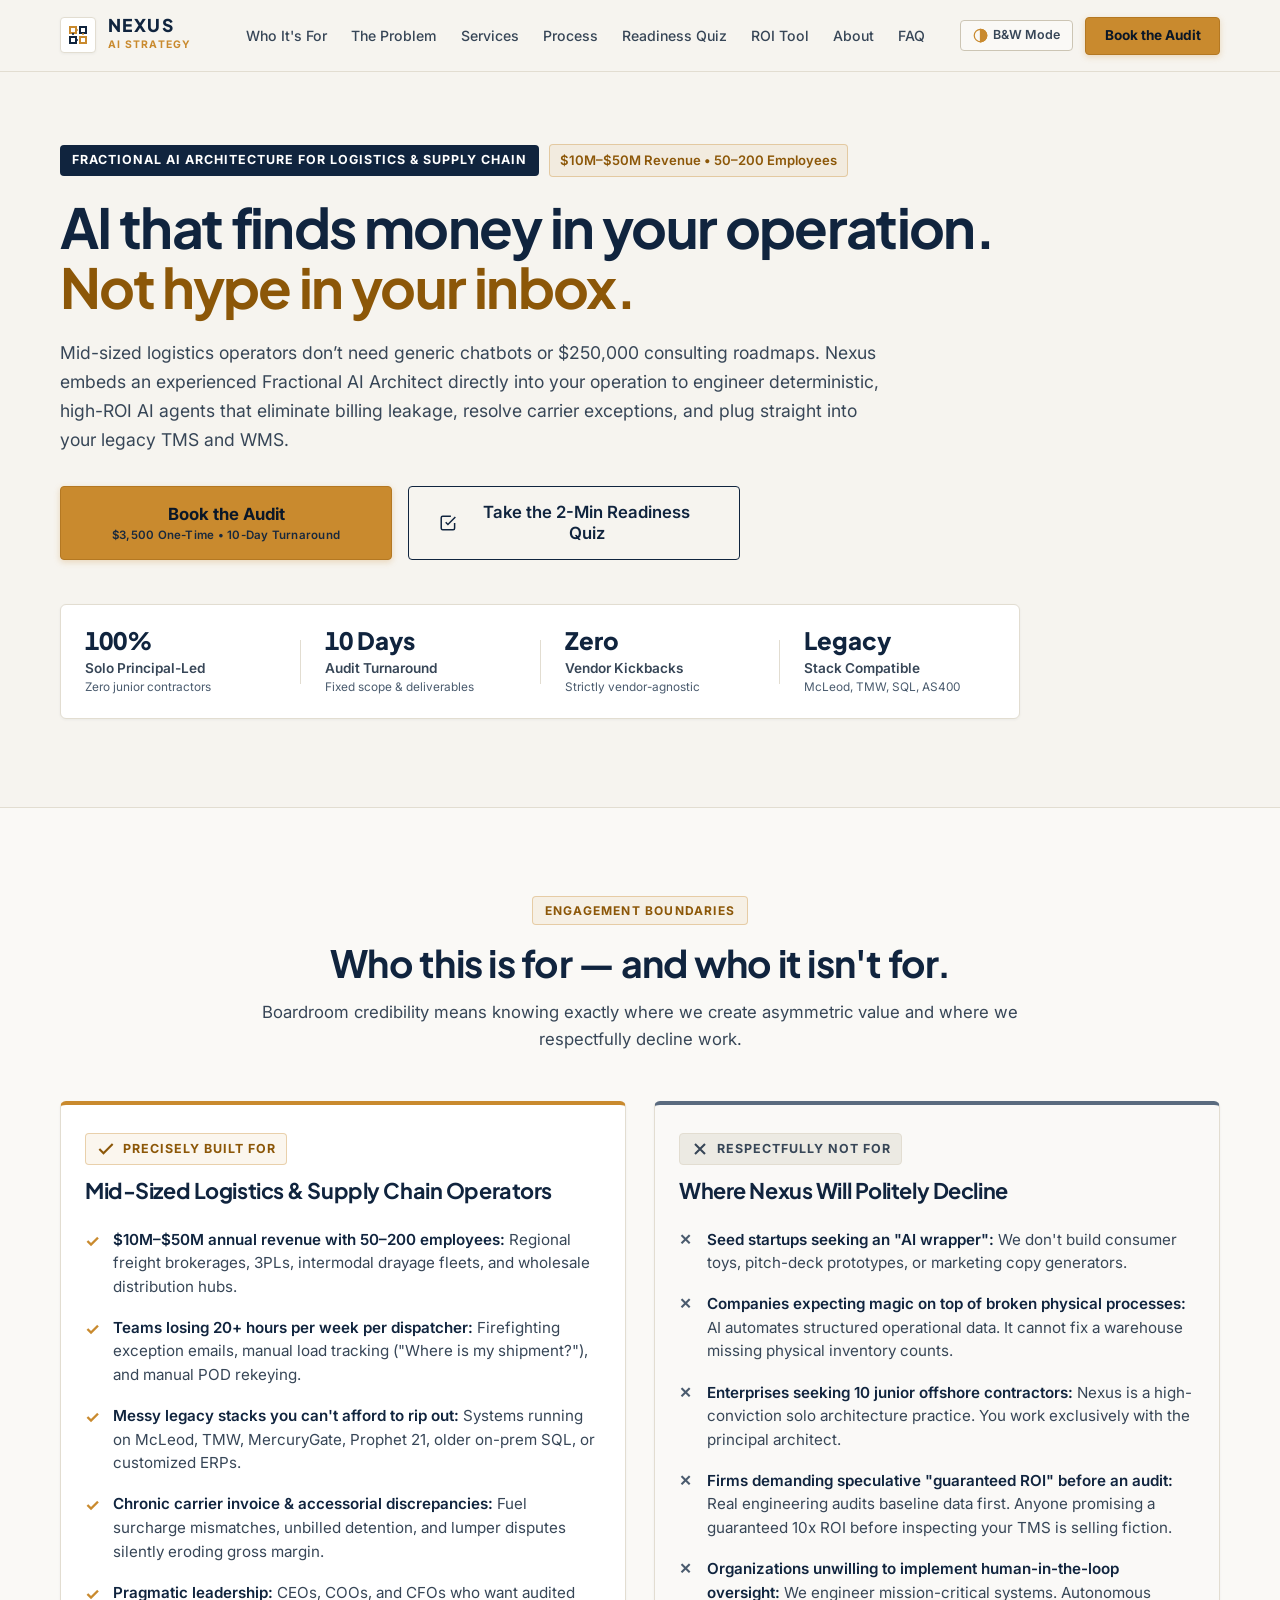
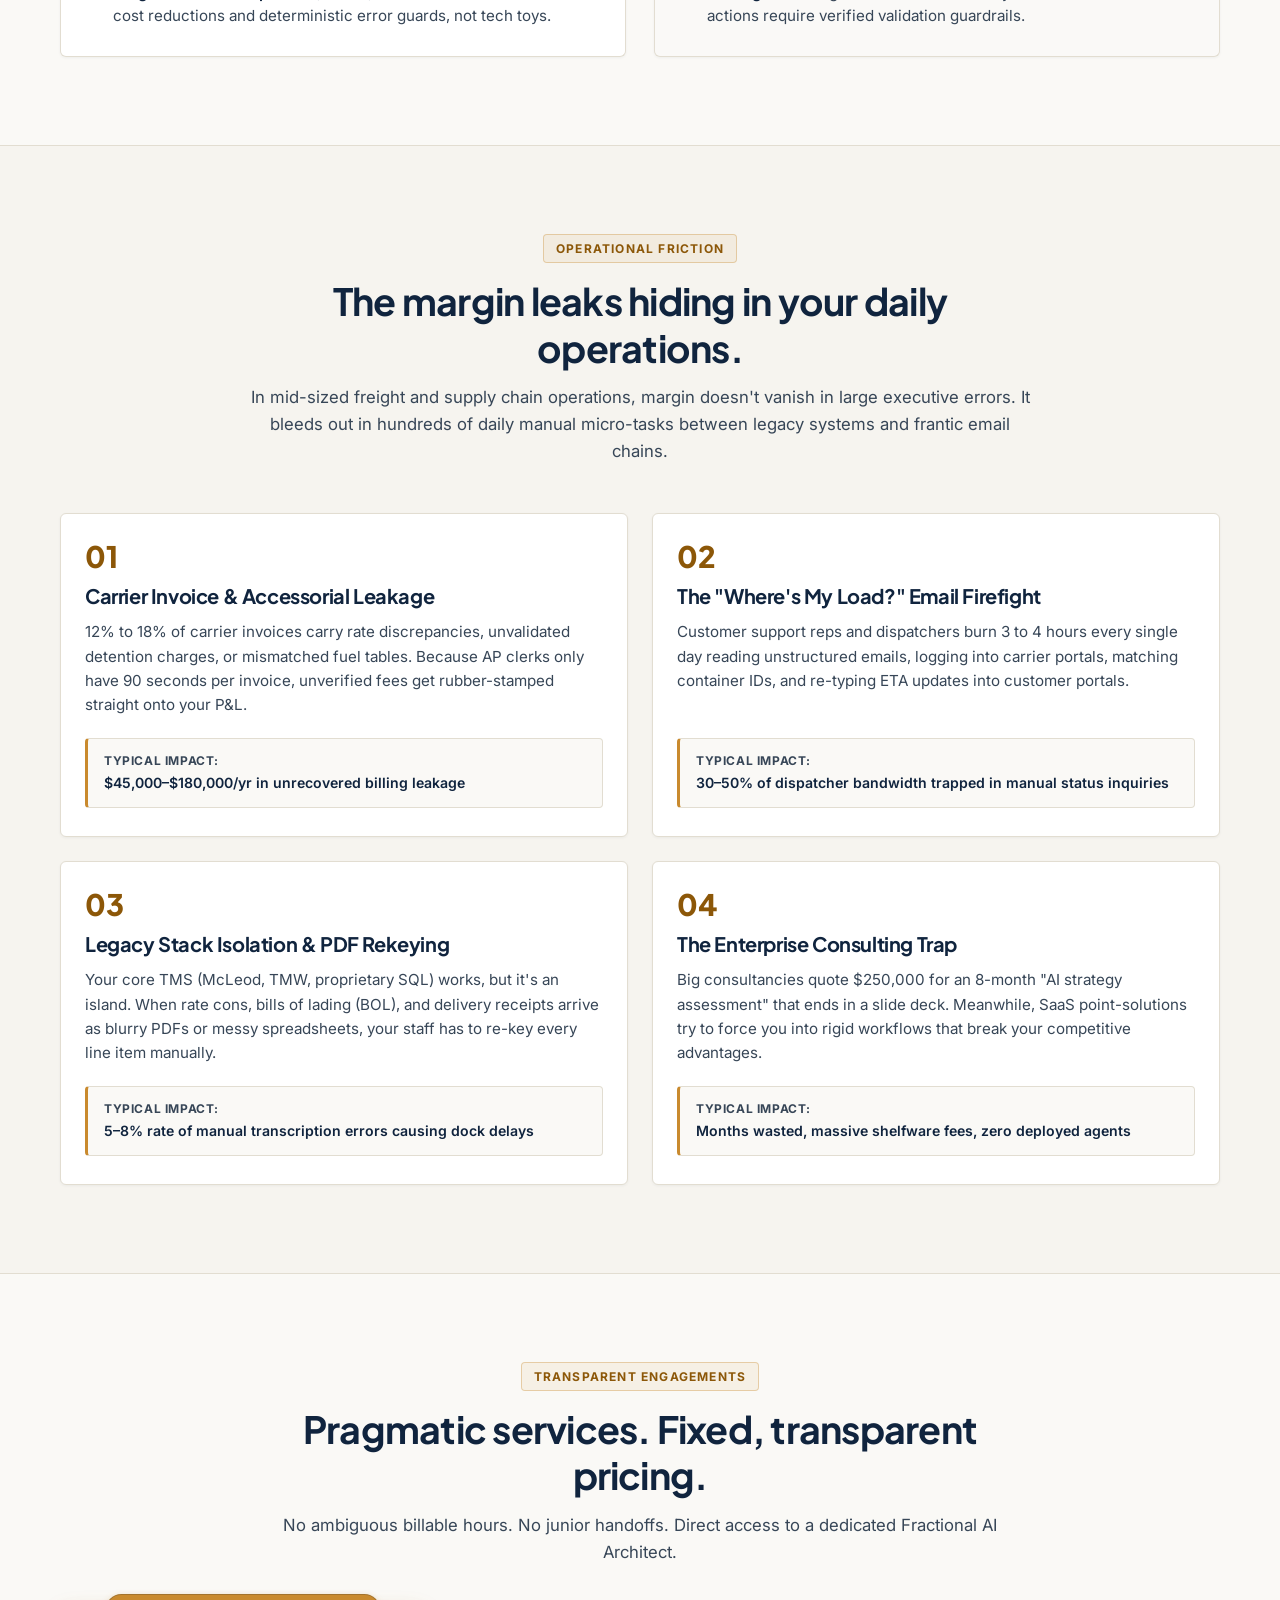
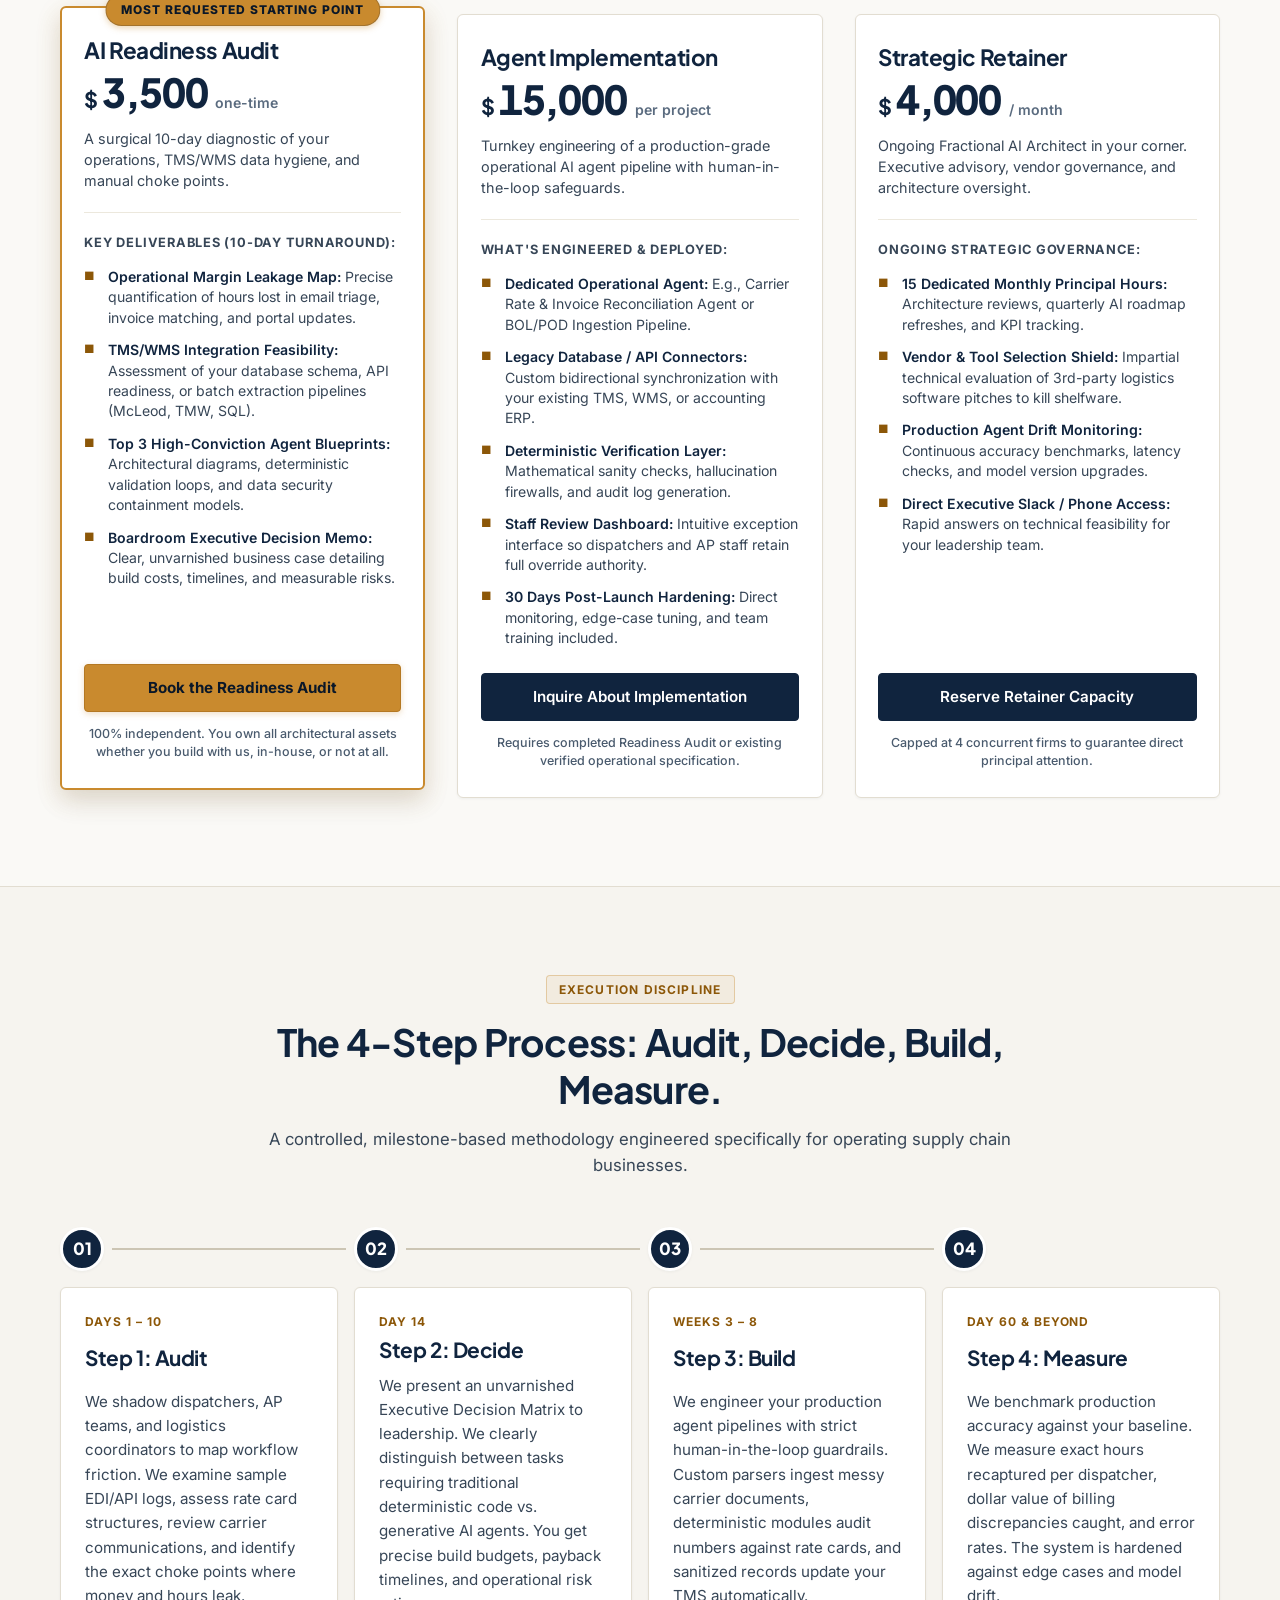
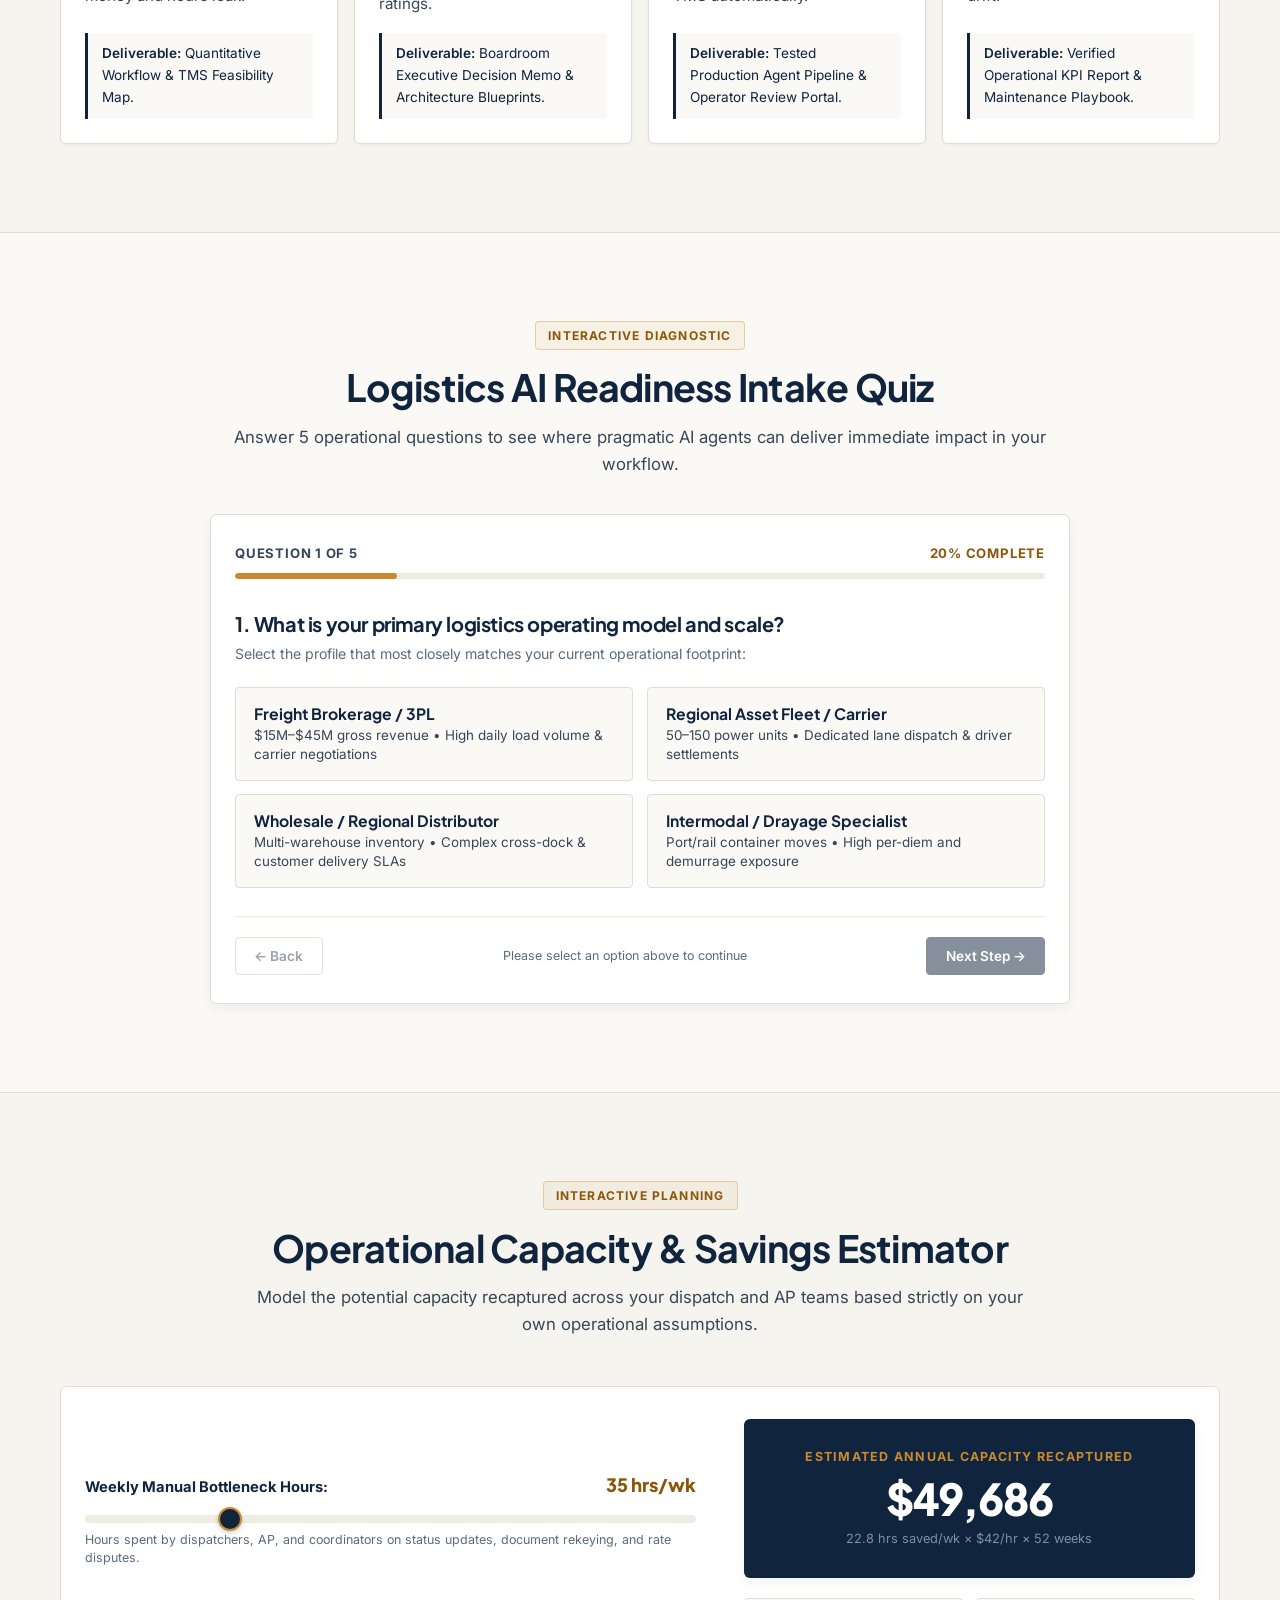
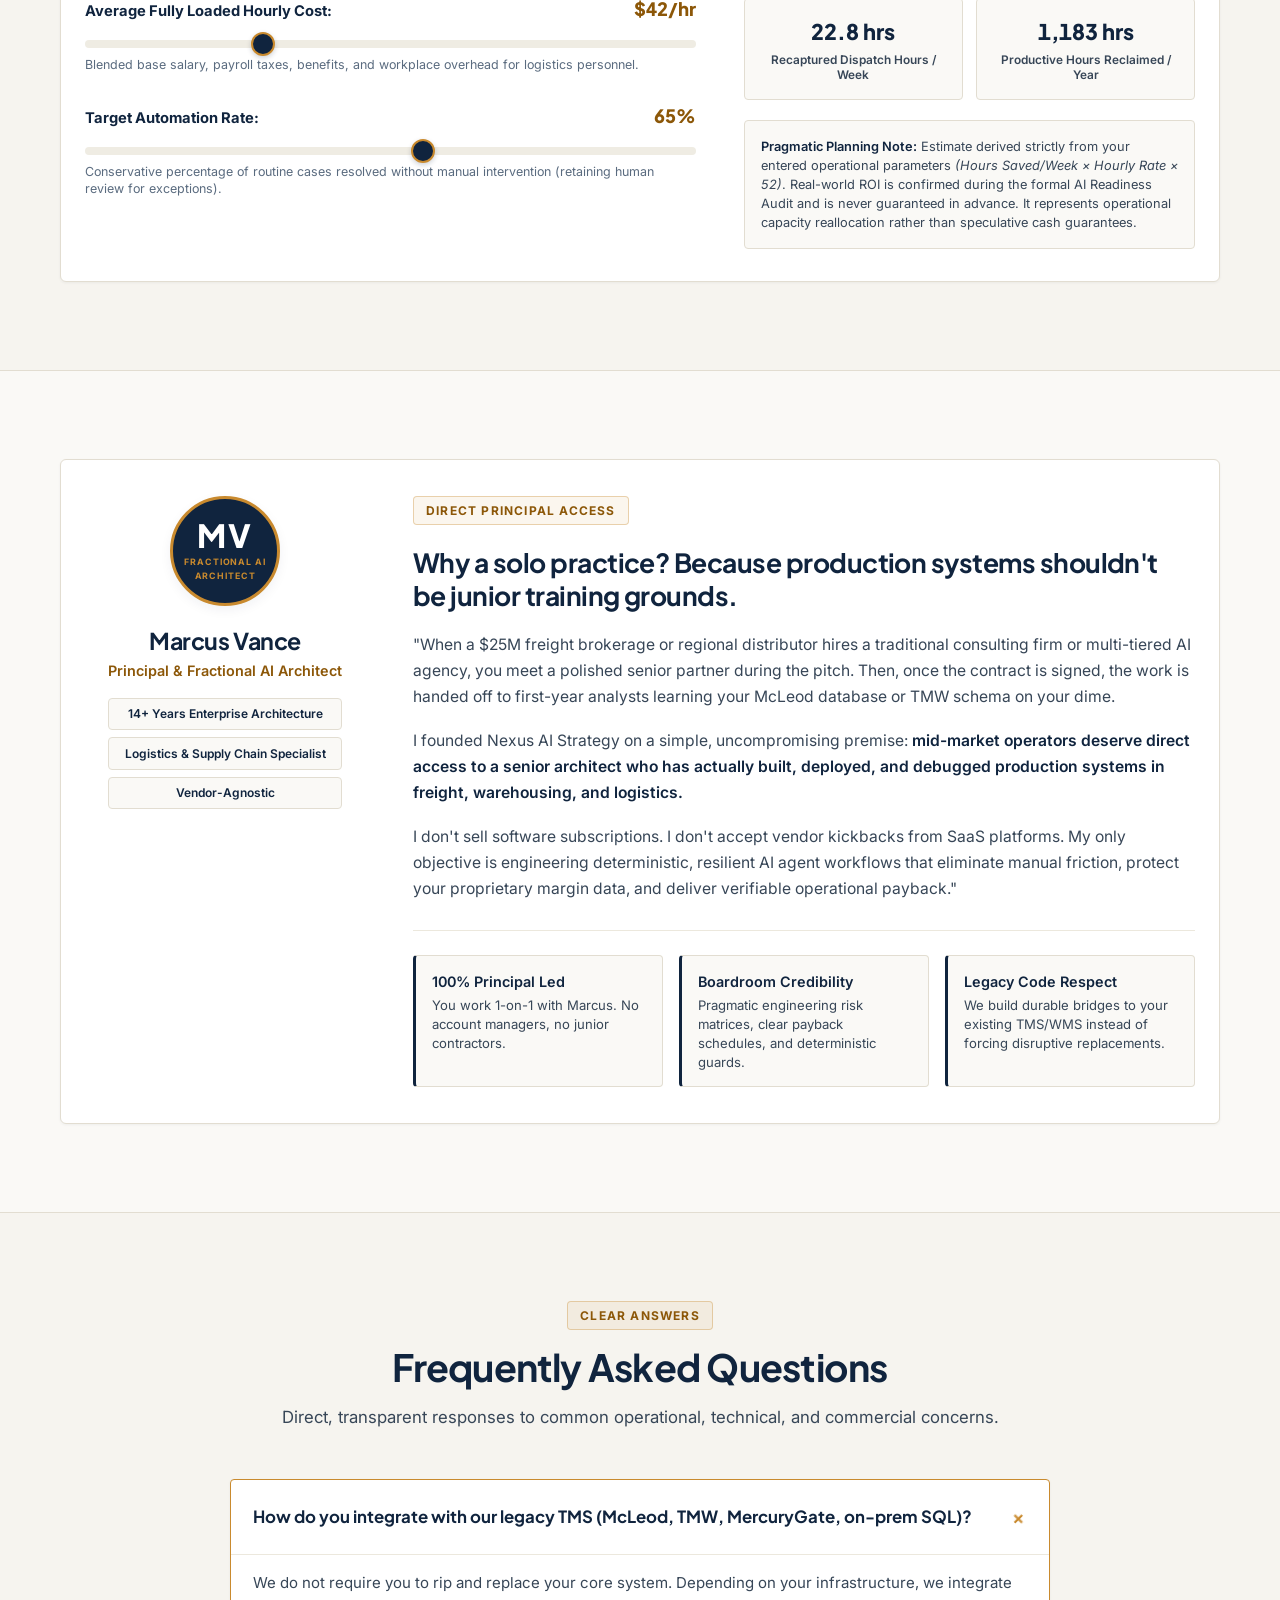
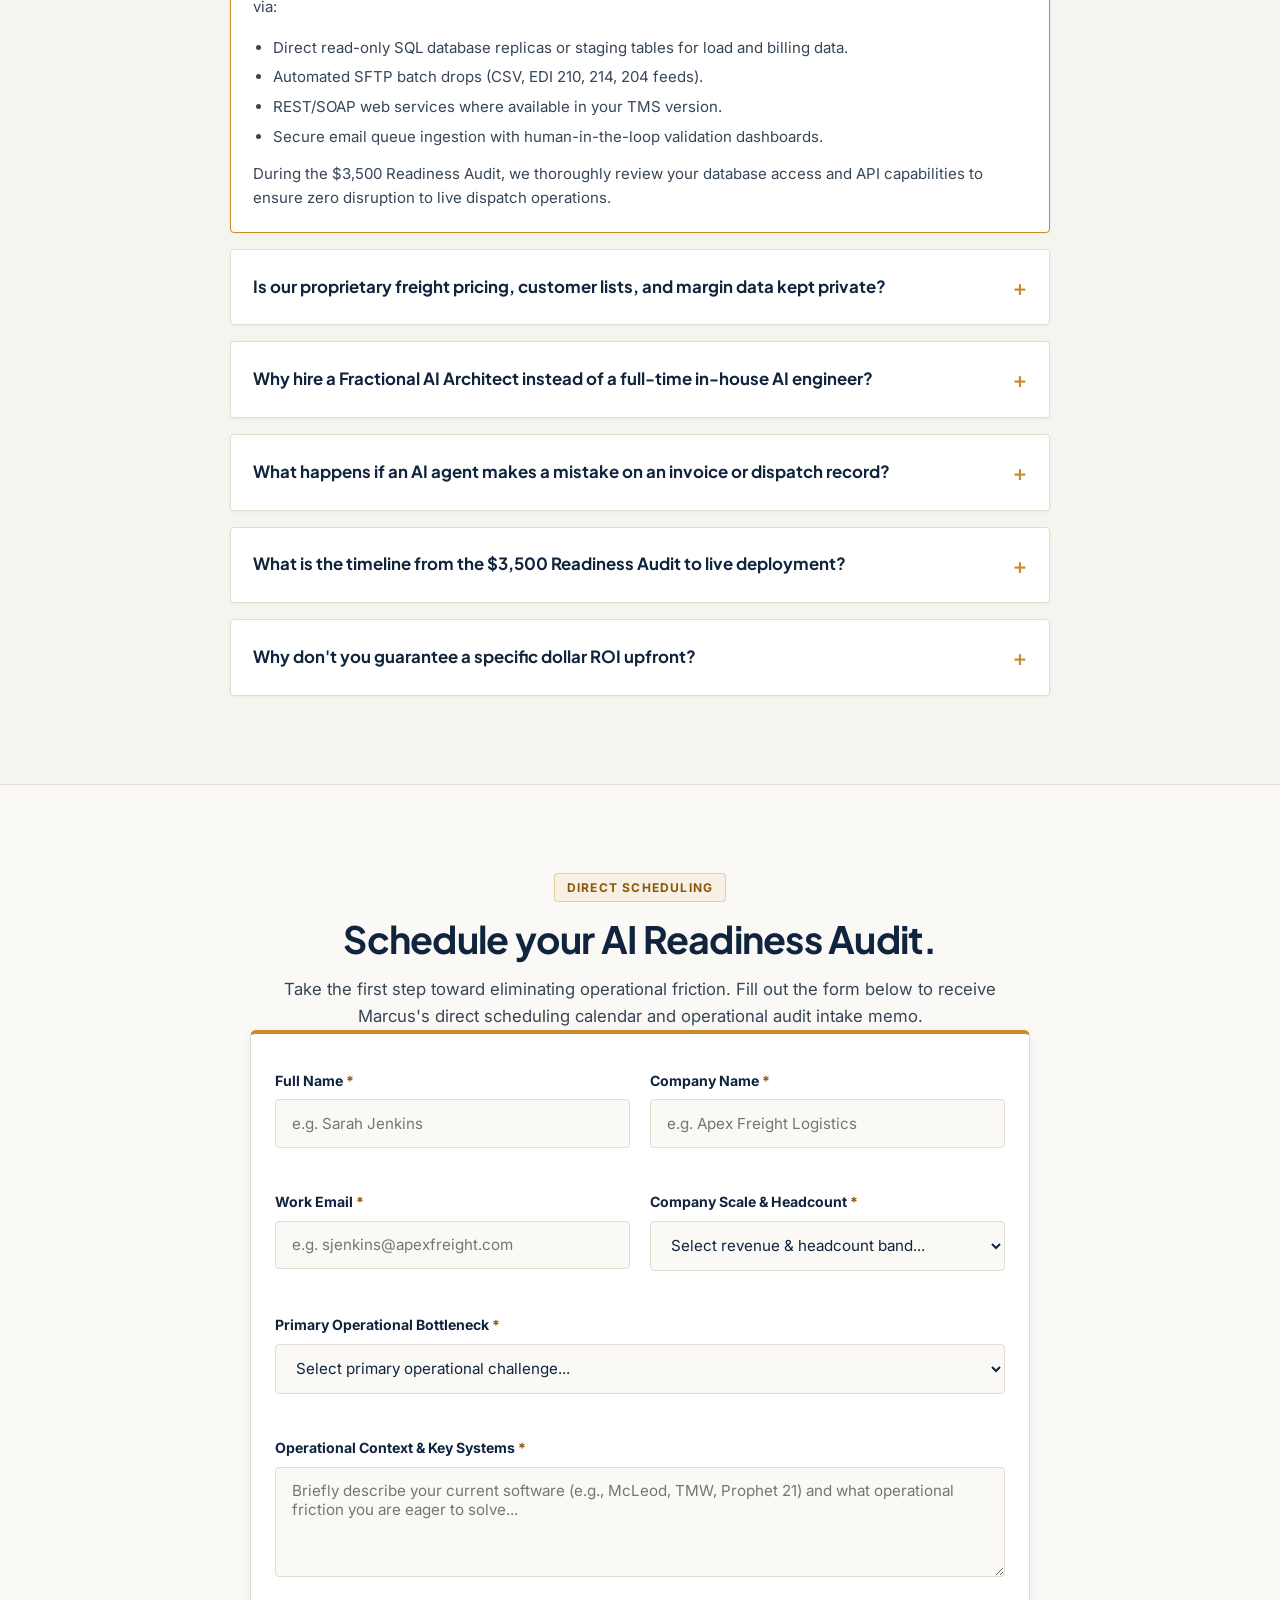
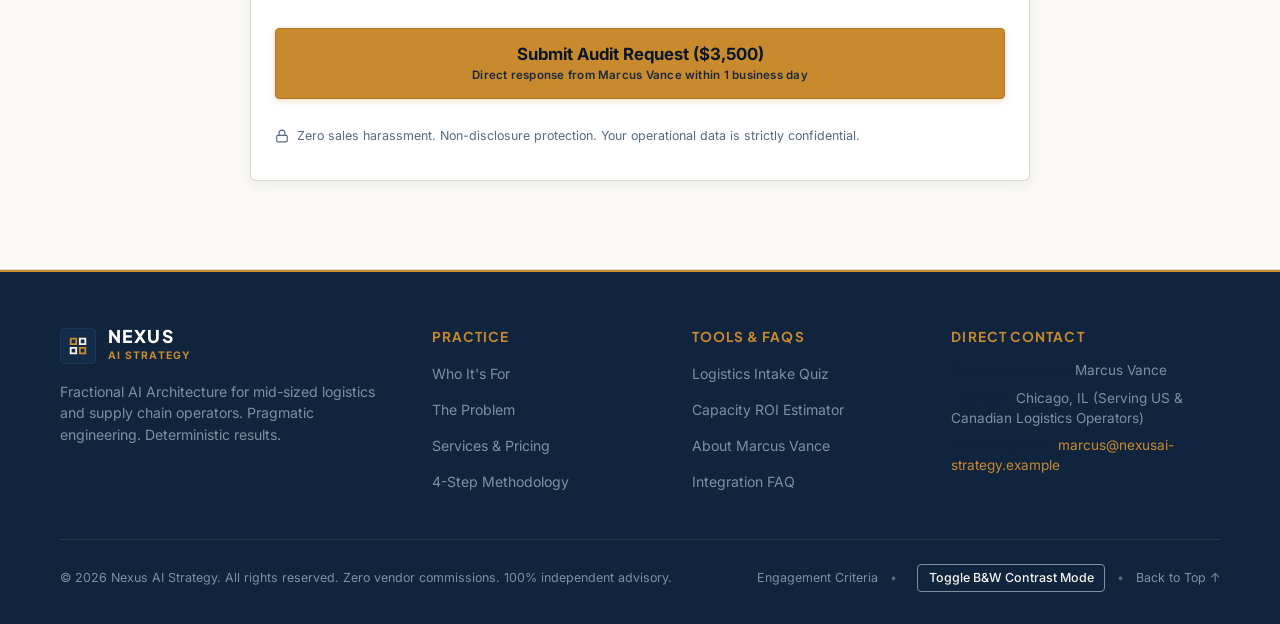
<file: index.html>
<!DOCTYPE html>
<html lang="en">
<head>
  <meta charset="UTF-8">
  <meta name="viewport" content="width=device-width, initial-scale=1.0">
  <title>Nexus AI Strategy | Fractional AI Architect for Mid-Sized Logistics & Supply Chain</title>
  <meta name="description" content="Solo Fractional AI Architect consultancy for $10M-$50M logistics, freight brokerage, and supply chain operators. Pragmatic agentic systems that find money in your operation.">
  <link rel="preconnect" href="https://fonts.googleapis.com">
  <link rel="preconnect" href="https://fonts.gstatic.com" crossorigin>
  <link href="https://fonts.googleapis.com/css2?family=Inter:wght@400;500;600;700&family=Plus+Jakarta+Sans:wght@600;700;800&display=swap" rel="stylesheet">
  <link rel="stylesheet" href="styles.css">
</head>
<body>
  <!-- ACCESSIBILITY: SKIP TO CONTENT -->
  <a href="#hero" class="skip-link">Skip to main content</a>

  <!-- HEADER & NAVIGATION -->
  <header class="site-header" id="top">
    <div class="nav-container">
      <a href="#top" class="brand-logo" aria-label="Nexus AI Strategy Home">
        <span class="logo-mark">
          <svg width="24" height="24" viewBox="0 0 24 24" fill="none" xmlns="http://www.w3.org/2000/svg" aria-hidden="true">
            <path d="M4 4H10V10H4V4Z" stroke="#C98A2E" stroke-width="2"/>
            <path d="M14 14H20V20H14V14Z" stroke="#C98A2E" stroke-width="2"/>
            <path d="M4 20H10V14H4V20Z" stroke="#10243E" stroke-width="2"/>
            <path d="M14 10H20V4H14V10Z" stroke="#10243E" stroke-width="2"/>
            <path d="M10 7L14 7" stroke="#C98A2E" stroke-width="1.5" stroke-dasharray="2 2"/>
            <path d="M10 17L14 17" stroke="#10243E" stroke-width="1.5" stroke-dasharray="2 2"/>
            <path d="M7 10V14" stroke="#10243E" stroke-width="1.5" stroke-dasharray="2 2"/>
            <path d="M17 10V14" stroke="#C98A2E" stroke-width="1.5" stroke-dasharray="2 2"/>
          </svg>
        </span>
        <span class="brand-text">
          <span class="brand-name">NEXUS</span>
          <span class="brand-descriptor">AI STRATEGY</span>
        </span>
      </a>

      <!-- Desktop Nav -->
      <nav class="desktop-nav" aria-label="Main Navigation">
        <ul class="nav-links">
          <li><a href="#fit">Who It's For</a></li>
          <li><a href="#problem">The Problem</a></li>
          <li><a href="#services">Services</a></li>
          <li><a href="#process">Process</a></li>
          <li><a href="#quiz">Readiness Quiz</a></li>
          <li><a href="#estimator">ROI Tool</a></li>
          <li><a href="#about">About</a></li>
          <li><a href="#faq">FAQ</a></li>
        </ul>
      </nav>

      <div class="nav-actions">
        <!-- Accessibility Grayscale Mode Toggle -->
        <button type="button" class="a11y-toggle" id="grayscale-toggle-btn" aria-pressed="false" title="Toggle 100% Grayscale View (Accessibility Contrast Check)">
          <svg width="15" height="15" viewBox="0 0 24 24" fill="none" stroke="currentColor" stroke-width="2" aria-hidden="true">
            <circle cx="12" cy="12" r="10"/>
            <path d="M12 2a10 10 0 0 1 0 20z" fill="currentColor"/>
          </svg>
          <span class="a11y-toggle-text">B&amp;W Mode</span>
        </button>
        <a href="#contact" class="btn btn-copper btn-sm nav-cta" id="nav-book-btn">Book the Audit</a>
        <!-- Mobile Menu Toggle Button -->
        <button type="button" class="mobile-toggle" id="mobile-toggle-btn" aria-expanded="false" aria-controls="mobile-nav" aria-label="Toggle navigation menu">
          <span class="hamburger-line"></span>
          <span class="hamburger-line"></span>
          <span class="hamburger-line"></span>
        </button>
      </div>
    </div>

    <!-- Mobile Drawer Navigation -->
    <nav class="mobile-nav" id="mobile-nav" aria-label="Mobile Navigation" hidden>
      <div class="mobile-nav-inner">
        <ul class="mobile-nav-links">
          <li><a href="#fit" class="mobile-nav-link">Who It's For</a></li>
          <li><a href="#problem" class="mobile-nav-link">The Problem</a></li>
          <li><a href="#services" class="mobile-nav-link">Services & Pricing</a></li>
          <li><a href="#process" class="mobile-nav-link">4-Step Process</a></li>
          <li><a href="#quiz" class="mobile-nav-link">5-Question Quiz</a></li>
          <li><a href="#estimator" class="mobile-nav-link">ROI Estimator</a></li>
          <li><a href="#about" class="mobile-nav-link">About Marcus</a></li>
          <li><a href="#faq" class="mobile-nav-link">FAQ</a></li>
        </ul>
        <div class="mobile-nav-cta-wrapper">
          <a href="#contact" class="btn btn-copper btn-block mobile-nav-link" id="mobile-book-audit-link">Book the Audit ($3,500)</a>
        </div>
        <div class="mobile-a11y-wrapper">
          <button type="button" class="btn btn-outline mobile-a11y-btn" id="mobile-grayscale-toggle-btn" aria-pressed="false">
            <svg width="15" height="15" viewBox="0 0 24 24" fill="none" stroke="currentColor" stroke-width="2" aria-hidden="true">
              <circle cx="12" cy="12" r="10"/>
              <path d="M12 2a10 10 0 0 1 0 20z" fill="currentColor"/>
            </svg>
            <span>B&amp;W Accessibility Mode</span>
          </button>
        </div>
      </div>
    </nav>
  </header>

  <main>
    <!-- SECTION 1: HERO -->
    <section class="hero-section" id="hero">
      <div class="container hero-container">
        <div class="hero-content">
          <div class="hero-eyebrow">
            <span class="eyebrow-pill">Fractional AI Architecture for Logistics & Supply Chain</span>
            <span class="eyebrow-focus">$10M–$50M Revenue • 50–200 Employees</span>
          </div>

          <h1 class="hero-headline">
            AI that finds money in your operation.<br>
            <span class="hero-headline-sub">Not hype in your inbox.</span>
          </h1>

          <p class="hero-lead">
            Mid-sized logistics operators don’t need generic chatbots or $250,000 consulting roadmaps. 
            Nexus embeds an experienced Fractional AI Architect directly into your operation to engineer 
            deterministic, high-ROI AI agents that eliminate billing leakage, resolve carrier exceptions, 
            and plug straight into your legacy TMS and WMS.
          </p>

          <div class="hero-cta-group">
            <a href="#contact" class="btn btn-copper btn-lg" id="hero-book-audit-btn">
              <span>Book the Audit</span>
              <span class="btn-subtext">$3,500 One-Time • 10-Day Turnaround</span>
            </a>
            <a href="#quiz" class="btn btn-navy-outline btn-lg" id="hero-take-quiz-btn">
              <svg width="18" height="18" viewBox="0 0 24 24" fill="none" stroke="currentColor" stroke-width="2" aria-hidden="true">
                <path d="M9 11l3 3L22 4"/>
                <path d="M21 12v7a2 2 0 01-2 2H5a2 2 0 01-2-2V5a2 2 0 012-2h11"/>
              </svg>
              <span>Take the 2-Min Readiness Quiz</span>
            </a>
          </div>

          <!-- Boardroom Credibility Strip -->
          <div class="hero-proof-bar" aria-label="Operational benchmarks">
            <div class="proof-item">
              <div class="proof-number">100%</div>
              <div class="proof-label">Solo Principal-Led<br><span class="proof-sub">Zero junior contractors</span></div>
            </div>
            <div class="proof-divider" aria-hidden="true"></div>
            <div class="proof-item">
              <div class="proof-number">10 Days</div>
              <div class="proof-label">Audit Turnaround<br><span class="proof-sub">Fixed scope & deliverables</span></div>
            </div>
            <div class="proof-divider" aria-hidden="true"></div>
            <div class="proof-item">
              <div class="proof-number">Zero</div>
              <div class="proof-label">Vendor Kickbacks<br><span class="proof-sub">Strictly vendor-agnostic</span></div>
            </div>
            <div class="proof-divider" aria-hidden="true"></div>
            <div class="proof-item">
              <div class="proof-number">Legacy</div>
              <div class="proof-label">Stack Compatible<br><span class="proof-sub">McLeod, TMW, SQL, AS400</span></div>
            </div>
          </div>
        </div>
      </div>
    </section>

    <!-- SECTION 2: WHO THIS IS FOR / ISN'T FOR -->
    <section class="section fit-section" id="fit">
      <div class="container">
        <div class="section-header text-center">
          <span class="section-tag">Engagement Boundaries</span>
          <h2 class="section-title">Who this is for — and who it isn't for.</h2>
          <p class="section-subtitle">
            Boardroom credibility means knowing exactly where we create asymmetric value and where we respectfully decline work.
          </p>
        </div>

        <div class="fit-grid">
          <!-- FOR CARD -->
          <div class="fit-card fit-card-for">
            <div class="fit-card-header">
              <div class="fit-badge for-badge">
                <svg width="20" height="20" viewBox="0 0 24 24" fill="none" stroke="currentColor" stroke-width="2.5" aria-hidden="true">
                  <path d="M20 6L9 17L4 12"/>
                </svg>
                <span>Precisely Built For</span>
              </div>
              <h3 class="fit-card-title">Mid-Sized Logistics & Supply Chain Operators</h3>
            </div>
            <ul class="fit-list for-list">
              <li>
                <strong>$10M–$50M annual revenue with 50–200 employees:</strong> Regional freight brokerages, 3PLs, intermodal drayage fleets, and wholesale distribution hubs.
              </li>
              <li>
                <strong>Teams losing 20+ hours per week per dispatcher:</strong> Firefighting exception emails, manual load tracking ("Where is my shipment?"), and manual POD rekeying.
              </li>
              <li>
                <strong>Messy legacy stacks you can't afford to rip out:</strong> Systems running on McLeod, TMW, MercuryGate, Prophet 21, older on-prem SQL, or customized ERPs.
              </li>
              <li>
                <strong>Chronic carrier invoice & accessorial discrepancies:</strong> Fuel surcharge mismatches, unbilled detention, and lumper disputes silently eroding gross margin.
              </li>
              <li>
                <strong>Pragmatic leadership:</strong> CEOs, COOs, and CFOs who want audited cost reductions and deterministic error guards, not tech toys.
              </li>
            </ul>
          </div>

          <!-- NOT FOR CARD -->
          <div class="fit-card fit-card-not">
            <div class="fit-card-header">
              <div class="fit-badge not-badge">
                <svg width="20" height="20" viewBox="0 0 24 24" fill="none" stroke="currentColor" stroke-width="2.5" aria-hidden="true">
                  <path d="M18 6L6 18M6 6l12 12"/>
                </svg>
                <span>Respectfully Not For</span>
              </div>
              <h3 class="fit-card-title">Where Nexus Will Politely Decline</h3>
            </div>
            <ul class="fit-list not-list">
              <li>
                <strong>Seed startups seeking an "AI wrapper":</strong> We don't build consumer toys, pitch-deck prototypes, or marketing copy generators.
              </li>
              <li>
                <strong>Companies expecting magic on top of broken physical processes:</strong> AI automates structured operational data. It cannot fix a warehouse missing physical inventory counts.
              </li>
              <li>
                <strong>Enterprises seeking 10 junior offshore contractors:</strong> Nexus is a high-conviction solo architecture practice. You work exclusively with the principal architect.
              </li>
              <li>
                <strong>Firms demanding speculative "guaranteed ROI" before an audit:</strong> Real engineering audits baseline data first. Anyone promising a guaranteed 10x ROI before inspecting your TMS is selling fiction.
              </li>
              <li>
                <strong>Organizations unwilling to implement human-in-the-loop oversight:</strong> We engineer mission-critical systems. Autonomous actions require verified validation guardrails.
              </li>
            </ul>
          </div>
        </div>
      </div>
    </section>

    <!-- SECTION 3: THE PROBLEM -->
    <section class="section problem-section" id="problem">
      <div class="container">
        <div class="section-header text-center">
          <span class="section-tag">Operational Friction</span>
          <h2 class="section-title">The margin leaks hiding in your daily operations.</h2>
          <p class="section-subtitle">
            In mid-sized freight and supply chain operations, margin doesn't vanish in large executive errors. 
            It bleeds out in hundreds of daily manual micro-tasks between legacy systems and frantic email chains.
          </p>
        </div>

        <div class="problem-grid">
          <!-- Problem 1 -->
          <article class="problem-card">
            <div class="problem-num" aria-hidden="true">01</div>
            <h3 class="problem-card-title">Carrier Invoice & Accessorial Leakage</h3>
            <p class="problem-card-desc">
              12% to 18% of carrier invoices carry rate discrepancies, unvalidated detention charges, or mismatched fuel tables. 
              Because AP clerks only have 90 seconds per invoice, unverified fees get rubber-stamped straight onto your P&amp;L.
            </p>
            <div class="problem-cost-box">
              <span class="cost-label">Typical Impact:</span>
              <span class="cost-value">$45,000–$180,000/yr in unrecovered billing leakage</span>
            </div>
          </article>

          <!-- Problem 2 -->
          <article class="problem-card">
            <div class="problem-num" aria-hidden="true">02</div>
            <h3 class="problem-card-title">The "Where's My Load?" Email Firefight</h3>
            <p class="problem-card-desc">
              Customer support reps and dispatchers burn 3 to 4 hours every single day reading unstructured emails, 
              logging into carrier portals, matching container IDs, and re-typing ETA updates into customer portals.
            </p>
            <div class="problem-cost-box">
              <span class="cost-label">Typical Impact:</span>
              <span class="cost-value">30–50% of dispatcher bandwidth trapped in manual status inquiries</span>
            </div>
          </article>

          <!-- Problem 3 -->
          <article class="problem-card">
            <div class="problem-num" aria-hidden="true">03</div>
            <h3 class="problem-card-title">Legacy Stack Isolation & PDF Rekeying</h3>
            <p class="problem-card-desc">
              Your core TMS (McLeod, TMW, proprietary SQL) works, but it's an island. When rate cons, bills of lading (BOL), 
              and delivery receipts arrive as blurry PDFs or messy spreadsheets, your staff has to re-key every line item manually.
            </p>
            <div class="problem-cost-box">
              <span class="cost-label">Typical Impact:</span>
              <span class="cost-value">5–8% rate of manual transcription errors causing dock delays</span>
            </div>
          </article>

          <!-- Problem 4 -->
          <article class="problem-card">
            <div class="problem-num" aria-hidden="true">04</div>
            <h3 class="problem-card-title">The Enterprise Consulting Trap</h3>
            <p class="problem-card-desc">
              Big consultancies quote $250,000 for an 8-month "AI strategy assessment" that ends in a slide deck. 
              Meanwhile, SaaS point-solutions try to force you into rigid workflows that break your competitive advantages.
            </p>
            <div class="problem-cost-box">
              <span class="cost-label">Typical Impact:</span>
              <span class="cost-value">Months wasted, massive shelfware fees, zero deployed agents</span>
            </div>
          </article>
        </div>
      </div>
    </section>

    <!-- SECTION 4: THREE SERVICE CARDS -->
    <section class="section services-section" id="services">
      <div class="container">
        <div class="section-header text-center">
          <span class="section-tag">Transparent Engagements</span>
          <h2 class="section-title">Pragmatic services. Fixed, transparent pricing.</h2>
          <p class="section-subtitle">
            No ambiguous billable hours. No junior handoffs. Direct access to a dedicated Fractional AI Architect.
          </p>
        </div>

        <div class="services-grid">
          <!-- SERVICE 1: PRIMARY (AI Readiness Audit) -->
          <div class="service-card service-card-primary" id="service-audit">
            <div class="service-card-badge">Most Requested Starting Point</div>
            <div class="service-header">
              <h3 class="service-title">AI Readiness Audit</h3>
              <div class="service-pricing">
                <span class="price-currency">$</span>
                <span class="price-amount">3,500</span>
                <span class="price-period">one-time</span>
              </div>
              <p class="service-summary">
                A surgical 10-day diagnostic of your operations, TMS/WMS data hygiene, and manual choke points.
              </p>
            </div>

            <div class="service-body">
              <div class="service-scope-label">Key Deliverables (10-Day Turnaround):</div>
              <ul class="service-checklist">
                <li>
                  <strong>Operational Margin Leakage Map:</strong> Precise quantification of hours lost in email triage, invoice matching, and portal updates.
                </li>
                <li>
                  <strong>TMS/WMS Integration Feasibility:</strong> Assessment of your database schema, API readiness, or batch extraction pipelines (McLeod, TMW, SQL).
                </li>
                <li>
                  <strong>Top 3 High-Conviction Agent Blueprints:</strong> Architectural diagrams, deterministic validation loops, and data security containment models.
                </li>
                <li>
                  <strong>Boardroom Executive Decision Memo:</strong> Clear, unvarnished business case detailing build costs, timelines, and measurable risks.
                </li>
              </ul>
            </div>

            <div class="service-footer">
              <a href="#contact" class="btn btn-copper btn-block" id="service-audit-cta">Book the Readiness Audit</a>
              <p class="service-guarantee-note">
                100% independent. You own all architectural assets whether you build with us, in-house, or not at all.
              </p>
            </div>
          </div>

          <!-- SERVICE 2: Agent Implementation -->
          <div class="service-card" id="service-implementation">
            <div class="service-header">
              <h3 class="service-title">Agent Implementation</h3>
              <div class="service-pricing">
                <span class="price-currency">$</span>
                <span class="price-amount">15,000</span>
                <span class="price-period">per project</span>
              </div>
              <p class="service-summary">
                Turnkey engineering of a production-grade operational AI agent pipeline with human-in-the-loop safeguards.
              </p>
            </div>

            <div class="service-body">
              <div class="service-scope-label">What's Engineered & Deployed:</div>
              <ul class="service-checklist">
                <li>
                  <strong>Dedicated Operational Agent:</strong> E.g., Carrier Rate & Invoice Reconciliation Agent or BOL/POD Ingestion Pipeline.
                </li>
                <li>
                  <strong>Legacy Database / API Connectors:</strong> Custom bidirectional synchronization with your existing TMS, WMS, or accounting ERP.
                </li>
                <li>
                  <strong>Deterministic Verification Layer:</strong> Mathematical sanity checks, hallucination firewalls, and audit log generation.
                </li>
                <li>
                  <strong>Staff Review Dashboard:</strong> Intuitive exception interface so dispatchers and AP staff retain full override authority.
                </li>
                <li>
                  <strong>30 Days Post-Launch Hardening:</strong> Direct monitoring, edge-case tuning, and team training included.
                </li>
              </ul>
            </div>

            <div class="service-footer">
              <a href="#contact" class="btn btn-navy btn-block" id="service-implementation-cta">Inquire About Implementation</a>
              <p class="service-guarantee-note">
                Requires completed Readiness Audit or existing verified operational specification.
              </p>
            </div>
          </div>

          <!-- SERVICE 3: Strategic Retainer -->
          <div class="service-card" id="service-retainer">
            <div class="service-header">
              <h3 class="service-title">Strategic Retainer</h3>
              <div class="service-pricing">
                <span class="price-currency">$</span>
                <span class="price-amount">4,000</span>
                <span class="price-period">/ month</span>
              </div>
              <p class="service-summary">
                Ongoing Fractional AI Architect in your corner. Executive advisory, vendor governance, and architecture oversight.
              </p>
            </div>

            <div class="service-body">
              <div class="service-scope-label">Ongoing Strategic Governance:</div>
              <ul class="service-checklist">
                <li>
                  <strong>15 Dedicated Monthly Principal Hours:</strong> Architecture reviews, quarterly AI roadmap refreshes, and KPI tracking.
                </li>
                <li>
                  <strong>Vendor & Tool Selection Shield:</strong> Impartial technical evaluation of 3rd-party logistics software pitches to kill shelfware.
                </li>
                <li>
                  <strong>Production Agent Drift Monitoring:</strong> Continuous accuracy benchmarks, latency checks, and model version upgrades.
                </li>
                <li>
                  <strong>Direct Executive Slack / Phone Access:</strong> Rapid answers on technical feasibility for your leadership team.
                </li>
              </ul>
            </div>

            <div class="service-footer">
              <a href="#contact" class="btn btn-navy btn-block" id="service-retainer-cta">Reserve Retainer Capacity</a>
              <p class="service-guarantee-note">
                Capped at 4 concurrent firms to guarantee direct principal attention.
              </p>
            </div>
          </div>
        </div>
      </div>
    </section>

    <!-- SECTION 5: 4-STEP PROCESS -->
    <section class="section process-section" id="process">
      <div class="container">
        <div class="section-header text-center">
          <span class="section-tag">Execution Discipline</span>
          <h2 class="section-title">The 4-Step Process: Audit, Decide, Build, Measure.</h2>
          <p class="section-subtitle">
            A controlled, milestone-based methodology engineered specifically for operating supply chain businesses.
          </p>
        </div>

        <div class="process-timeline">
          <!-- Step 1 -->
          <div class="process-step">
            <div class="process-marker">
              <div class="marker-circle">01</div>
              <div class="marker-line" aria-hidden="true"></div>
            </div>
            <div class="process-card">
              <div class="process-phase">Days 1 – 10</div>
              <h3 class="process-name">Step 1: Audit</h3>
              <p class="process-desc">
                We shadow dispatchers, AP teams, and logistics coordinators to map workflow friction. We examine sample EDI/API logs, 
                assess rate card structures, review carrier communications, and identify the exact choke points where money and hours leak.
              </p>
              <div class="process-outcome">
                <strong>Deliverable:</strong> Quantitative Workflow & TMS Feasibility Map.
              </div>
            </div>
          </div>

          <!-- Step 2 -->
          <div class="process-step">
            <div class="process-marker">
              <div class="marker-circle">02</div>
              <div class="marker-line" aria-hidden="true"></div>
            </div>
            <div class="process-card">
              <div class="process-phase">Day 14</div>
              <h3 class="process-name">Step 2: Decide</h3>
              <p class="process-desc">
                We present an unvarnished Executive Decision Matrix to leadership. We clearly distinguish between tasks requiring 
                traditional deterministic code vs. generative AI agents. You get precise build budgets, payback timelines, and operational risk ratings.
              </p>
              <div class="process-outcome">
                <strong>Deliverable:</strong> Boardroom Executive Decision Memo & Architecture Blueprints.
              </div>
            </div>
          </div>

          <!-- Step 3 -->
          <div class="process-step">
            <div class="process-marker">
              <div class="marker-circle">03</div>
              <div class="marker-line" aria-hidden="true"></div>
            </div>
            <div class="process-card">
              <div class="process-phase">Weeks 3 – 8</div>
              <h3 class="process-name">Step 3: Build</h3>
              <p class="process-desc">
                We engineer your production agent pipelines with strict human-in-the-loop guardrails. Custom parsers ingest messy carrier 
                documents, deterministic modules audit numbers against rate cards, and sanitized records update your TMS automatically.
              </p>
              <div class="process-outcome">
                <strong>Deliverable:</strong> Tested Production Agent Pipeline & Operator Review Portal.
              </div>
            </div>
          </div>

          <!-- Step 4 -->
          <div class="process-step">
            <div class="process-marker">
              <div class="marker-circle">04</div>
            </div>
            <div class="process-card">
              <div class="process-phase">Day 60 & Beyond</div>
              <h3 class="process-name">Step 4: Measure</h3>
              <p class="process-desc">
                We benchmark production accuracy against your baseline. We measure exact hours recaptured per dispatcher, dollar value of billing 
                discrepancies caught, and error rates. The system is hardened against edge cases and model drift.
              </p>
              <div class="process-outcome">
                <strong>Deliverable:</strong> Verified Operational KPI Report & Maintenance Playbook.
              </div>
            </div>
          </div>
        </div>
      </div>
    </section>

    <!-- SECTION 6: 5-QUESTION AUDIT INTAKE QUIZ -->
    <section class="section quiz-section" id="quiz">
      <div class="container">
        <div class="quiz-wrapper">
          <div class="quiz-intro text-center">
            <span class="section-tag">Interactive Diagnostic</span>
            <h2 class="section-title">Logistics AI Readiness Intake Quiz</h2>
            <p class="section-subtitle">
              Answer 5 operational questions to see where pragmatic AI agents can deliver immediate impact in your workflow.
            </p>
          </div>

          <!-- QUIZ CONTAINER -->
          <div class="quiz-card" id="quiz-container" role="region" aria-live="polite">
            <!-- Progress Bar -->
            <div class="quiz-progress-bar-wrapper">
              <div class="quiz-step-indicator">
                <span id="quiz-step-text">Question 1 of 5</span>
                <span class="quiz-pct-text" id="quiz-pct-text">20% Complete</span>
              </div>
              <div class="quiz-progress-track">
                <div class="quiz-progress-fill" id="quiz-progress-fill" style="width: 20%;"></div>
              </div>
            </div>

            <!-- Quiz Questions Form -->
            <div class="quiz-questions-area" id="quiz-questions-area">
              <!-- Question 1 -->
              <div class="quiz-question-slide active" data-question="1">
                <h3 class="quiz-q-title">1. What is your primary logistics operating model and scale?</h3>
                <p class="quiz-q-hint">Select the profile that most closely matches your current operational footprint:</p>
                <div class="quiz-options-grid">
                  <button type="button" class="quiz-option-btn" data-value="3pl-freight" data-score="high">
                    <span class="opt-label">Freight Brokerage / 3PL</span>
                    <span class="opt-detail">$15M–$45M gross revenue • High daily load volume & carrier negotiations</span>
                  </button>
                  <button type="button" class="quiz-option-btn" data-value="asset-carrier" data-score="medium">
                    <span class="opt-label">Regional Asset Fleet / Carrier</span>
                    <span class="opt-detail">50–150 power units • Dedicated lane dispatch & driver settlements</span>
                  </button>
                  <button type="button" class="quiz-option-btn" data-value="distributor" data-score="high">
                    <span class="opt-label">Wholesale / Regional Distributor</span>
                    <span class="opt-detail">Multi-warehouse inventory • Complex cross-dock & customer delivery SLAs</span>
                  </button>
                  <button type="button" class="quiz-option-btn" data-value="intermodal-drayage" data-score="high">
                    <span class="opt-label">Intermodal / Drayage Specialist</span>
                    <span class="opt-detail">Port/rail container moves • High per-diem and demurrage exposure</span>
                  </button>
                </div>
              </div>

              <!-- Question 2 -->
              <div class="quiz-question-slide" data-question="2">
                <h3 class="quiz-q-title">2. Where is your team burning the most manual operational hours?</h3>
                <p class="quiz-q-hint">Identify your single largest daily workflow bottleneck:</p>
                <div class="quiz-options-grid">
                  <button type="button" class="quiz-option-btn" data-value="carrier-invoice" data-focus="Carrier Rate & Invoice Reconciliation Agent">
                    <span class="opt-label">Carrier Invoice & Accessorial Reconciliation</span>
                    <span class="opt-detail">Matching invoices against rate cons, fighting lumper & detention charges manually</span>
                  </button>
                  <button type="button" class="quiz-option-btn" data-value="exception-emails" data-focus="Automated Load Exception & Tracking Bot">
                    <span class="opt-label">"Where's My Truck?" Exception Firefighting</span>
                    <span class="opt-detail">Reading hundreds of status emails, portal rekeying, and customer ETA updates</span>
                  </button>
                  <button type="button" class="quiz-option-btn" data-value="bol-pod" data-focus="Automated BOL & POD Document Ingestion">
                    <span class="opt-label">BOL & POD Document Rekeying</span>
                    <span class="opt-detail">Transcribing handwritten or scanned delivery receipts into TMS load records</span>
                  </button>
                  <button type="button" class="quiz-option-btn" data-value="dock-dispatch" data-focus="Dock Appointment & Driver Check-In Automation">
                    <span class="opt-label">Dock Scheduling & Facility Check-In</span>
                    <span class="opt-detail">Coordinating warehouse appointment windows and driver detention notifications</span>
                  </button>
                </div>
              </div>

              <!-- Question 3 -->
              <div class="quiz-question-slide" data-question="3">
                <h3 class="quiz-q-title">3. What does your core technology and database stack look like?</h3>
                <p class="quiz-q-hint">How is your operational shipment data currently managed?</p>
                <div class="quiz-options-grid">
                  <button type="button" class="quiz-option-btn" data-value="legacy-tms" data-stack="Legacy TMS (Direct DB/File Integration)">
                    <span class="opt-label">Established Legacy TMS / ERP</span>
                    <span class="opt-detail">McLeod, TMW, MercuryGate, Prophet 21, or custom AS400/on-prem SQL</span>
                  </button>
                  <button type="button" class="quiz-option-btn" data-value="cloud-tms" data-stack="Modern Cloud TMS (REST API)">
                    <span class="opt-label">Modern Cloud TMS / SaaS</span>
                    <span class="opt-detail">Turvo, Rose Rocket, EKA, or cloud-native transportation management system</span>
                  </button>
                  <button type="button" class="quiz-option-btn" data-value="hybrid-sheets" data-stack="Hybrid Spreadsheets & Custom Database">
                    <span class="opt-label">Hybrid Spreadsheets + Custom SQL</span>
                    <span class="opt-detail">Combination of Excel/Google Sheets workbooks and internal relational database</span>
                  </button>
                  <button type="button" class="quiz-option-btn" data-value="custom-erp" data-stack="Proprietary In-House Logistics Software">
                    <span class="opt-label">Proprietary In-House Platform</span>
                    <span class="opt-detail">Internally developed system maintained by 1–2 internal developers</span>
                  </button>
                </div>
              </div>

              <!-- Question 4 -->
              <div class="quiz-question-slide" data-question="4">
                <h3 class="quiz-q-title">4. How many total hours per week does your team spend on manual exceptions?</h3>
                <p class="quiz-q-hint">Rough estimate across dispatchers, AP clerks, and customer coordinators:</p>
                <div class="quiz-options-grid">
                  <button type="button" class="quiz-option-btn" data-value="under-25" data-hours="15-25 hrs/wk">
                    <span class="opt-label">15–25 hours per week total</span>
                    <span class="opt-detail">Roughly 1 part-time equivalent absorbed by daily manual exception handling</span>
                  </button>
                  <button type="button" class="quiz-option-btn" data-value="25-60" data-hours="25-60 hrs/wk">
                    <span class="opt-label">25–60 hours per week total</span>
                    <span class="opt-detail">1 to 2 full-time employees completely consumed by rekeying and status emails</span>
                  </button>
                  <button type="button" class="quiz-option-btn" data-value="60-120" data-hours="60-120 hrs/wk">
                    <span class="opt-label">60–120 hours per week total</span>
                    <span class="opt-detail">Multiple dispatchers and AP specialists buried in daily document backlog</span>
                  </button>
                  <button type="button" class="quiz-option-btn" data-value="120-plus" data-hours="120+ hrs/wk">
                    <span class="opt-label">120+ hours per week total</span>
                    <span class="opt-detail">Severe operational drag; scaling revenue requires immediately hiring more clerks</span>
                  </button>
                </div>
              </div>

              <!-- Question 5 -->
              <div class="quiz-question-slide" data-question="5">
                <h3 class="quiz-q-title">5. What has been your leadership team's experience with AI to date?</h3>
                <p class="quiz-q-hint">Select the statement that reflects your company's current mindset:</p>
                <div class="quiz-options-grid">
                  <button type="button" class="quiz-option-btn" data-value="zero-ai" data-stage="Fresh Evaluation">
                    <span class="opt-label">Zero AI in place today</span>
                    <span class="opt-detail">Watching the industry cautiously; waiting for practical, boardroom-credible solutions</span>
                  </button>
                  <button type="button" class="quiz-option-btn" data-value="chatgpt-experiments" data-stage="Ad-hoc Experimentation">
                    <span class="opt-label">Ad-hoc ChatGPT / CoPilot use</span>
                    <span class="opt-detail">Staff uses it individually for emails, but zero automated backend agent pipelines</span>
                  </button>
                  <button type="button" class="quiz-option-btn" data-value="vendor-burned" data-stage="Disillusioned by Generic SaaS">
                    <span class="opt-label">Pitched or burned by generic AI vendors</span>
                    <span class="opt-detail">Saw vendor demos that hallucinated quotes or failed when given actual messy freight data</span>
                  </button>
                  <button type="button" class="quiz-option-btn" data-value="ready-to-build" data-stage="Immediate Operational Mandate">
                    <span class="opt-label">Clear mandate to automate manual bottlenecks</span>
                    <span class="opt-detail">Leadership wants audited, deterministic agent architecture deployed this quarter</span>
                  </button>
                </div>
              </div>
            </div>

            <!-- Quiz Navigation Controls -->
            <div class="quiz-footer-controls">
              <button type="button" class="btn btn-outline btn-sm" id="quiz-prev-btn" disabled>
                &larr; Back
              </button>
              <div class="quiz-status-note" id="quiz-selection-prompt">
                Please select an option above to continue
              </div>
              <button type="button" class="btn btn-navy btn-sm" id="quiz-next-btn" disabled>
                Next Step &rarr;
              </button>
            </div>

            <!-- Quiz Result Card (Hidden by default, shown upon completion) -->
            <div class="quiz-result-card" id="quiz-result-card" hidden>
              <div class="result-header">
                <div class="result-badge">
                  <svg width="18" height="18" viewBox="0 0 24 24" fill="none" stroke="currentColor" stroke-width="2" aria-hidden="true">
                    <path d="M22 11.08V12a10 10 0 1 1-5.93-9.14"/>
                    <path d="M22 4L12 14.01l-3-3"/>
                  </svg>
                  <span>Diagnostic Assessment Complete</span>
                </div>
                <h3 class="result-title">Tailored Architectural Recommendation</h3>
                <p class="result-subtitle">Based on your operational scale and current workflow profile:</p>
              </div>

              <div class="result-specs-grid">
                <div class="spec-box">
                  <div class="spec-label">Primary High-Impact Agent Target:</div>
                  <div class="spec-value" id="result-target-agent">Carrier Invoice & Accessorial Reconciliation Agent</div>
                </div>
                <div class="spec-box">
                  <div class="spec-label">Integration Compatibility:</div>
                  <div class="spec-value" id="result-stack-compat">High Feasibility (Legacy Schema / API Connector)</div>
                </div>
                <div class="spec-box">
                  <div class="spec-label">Estimated Operational Drag:</div>
                  <div class="spec-value" id="result-hours-bracket">25–60 hours/week manual intervention</div>
                </div>
                <div class="spec-box">
                  <div class="spec-label">Recommended Starting Scope:</div>
                  <div class="spec-value" id="result-engagement-recommendation">10-Day AI Readiness Audit ($3,500)</div>
                </div>
              </div>

              <!-- Strict Boardroom Disclaimer: NEVER PROMISES ROI -->
              <div class="boardroom-disclaimer">
                <div class="disclaimer-title">
                  <svg width="16" height="16" viewBox="0 0 24 24" fill="none" stroke="currentColor" stroke-width="2" aria-hidden="true">
                    <circle cx="12" cy="12" r="10"/>
                    <line x1="12" y1="8" x2="12" y2="12"/>
                    <line x1="12" y1="16" x2="12.01" y2="16"/>
                  </svg>
                  <span>Pragmatic Architecture Principle — Zero Speculative ROI Guarantees</span>
                </div>
                <p class="disclaimer-text">
                  Nexus AI Strategy never promises speculative ROI formulas before completing a verified technical audit of your actual TMS data quality, exception volumes, and human oversight requirements. Real-world financial impact depends strictly on your baseline rate card complexity and error frequency.
                </p>
              </div>

              <div class="result-action-box">
                <p class="action-prompt">
                  Ready to translate these findings into an executive-ready roadmap with quantified metrics?
                </p>
                <div class="result-buttons">
                  <button type="button" class="btn btn-copper btn-lg" id="quiz-transfer-form-btn">
                    Apply Findings to Audit Booking Form &darr;
                  </button>
                  <button type="button" class="btn btn-navy-outline btn-sm" id="quiz-retake-btn">
                    Retake Quiz
                  </button>
                </div>
              </div>
            </div>
          </div>
        </div>
      </div>
    </section>

    <!-- SECTION 7: OPTIONAL STRETCH — ROI ESTIMATOR -->
    <section class="section estimator-section" id="estimator">
      <div class="container">
        <div class="section-header text-center">
          <span class="section-tag">Interactive Planning</span>
          <h2 class="section-title">Operational Capacity & Savings Estimator</h2>
          <p class="section-subtitle">
            Model the potential capacity recaptured across your dispatch and AP teams based strictly on your own operational assumptions.
          </p>
        </div>

        <div class="estimator-card">
          <div class="estimator-grid">
            <!-- Controls Column -->
            <div class="estimator-controls">
              <!-- Slider 1 -->
              <div class="control-group">
                <div class="control-header">
                  <label for="hours-slider" class="control-label">Weekly Manual Bottleneck Hours:</label>
                  <span class="control-value" id="hours-display">35 hrs/wk</span>
                </div>
                <input type="range" id="hours-slider" min="10" max="120" step="5" value="35" class="range-slider">
                <span class="control-help">Hours spent by dispatchers, AP, and coordinators on status updates, document rekeying, and rate disputes.</span>
              </div>

              <!-- Slider 2 -->
              <div class="control-group">
                <div class="control-header">
                  <label for="rate-slider" class="control-label">Average Fully Loaded Hourly Cost:</label>
                  <span class="control-value" id="rate-display">$42/hr</span>
                </div>
                <input type="range" id="rate-slider" min="25" max="85" step="1" value="42" class="range-slider">
                <span class="control-help">Blended base salary, payroll taxes, benefits, and workplace overhead for logistics personnel.</span>
              </div>

              <!-- Slider 3 -->
              <div class="control-group">
                <div class="control-header">
                  <label for="capture-slider" class="control-label">Target Automation Rate:</label>
                  <span class="control-value" id="capture-display">65%</span>
                </div>
                <input type="range" id="capture-slider" min="40" max="85" step="5" value="65" class="range-slider">
                <span class="control-help">Conservative percentage of routine cases resolved without manual intervention (retaining human review for exceptions).</span>
              </div>
            </div>

            <!-- Output Metric Column -->
            <div class="estimator-metrics">
              <div class="metric-card metric-card-annual">
                <span class="metric-eyebrow">Estimated Annual Capacity Recaptured</span>
                <div class="metric-large" id="annual-savings-display">$49,686</div>
                <span class="metric-formula-note" id="formula-detail">22.75 hrs saved/wk × $42/hr × 52 weeks</span>
              </div>

              <div class="metrics-subgrid">
                <div class="submetric-box">
                  <div class="submetric-num" id="weekly-hours-saved">22.8 hrs</div>
                  <div class="submetric-label">Recaptured Dispatch Hours / Week</div>
                </div>
                <div class="submetric-box">
                  <div class="submetric-num" id="annual-hours-saved">1,183 hrs</div>
                  <div class="submetric-label">Productive Hours Reclaimed / Year</div>
                </div>
              </div>

              <!-- Explicit Disclaimer Notice -->
              <div class="estimator-note">
                <p>
                  <strong>Pragmatic Planning Note:</strong> Estimate derived strictly from your entered operational parameters <em>(Hours Saved/Week × Hourly Rate × 52)</em>. Real-world ROI is confirmed during the formal AI Readiness Audit and is never guaranteed in advance. It represents operational capacity reallocation rather than speculative cash guarantees.
                </p>
              </div>
            </div>
          </div>
        </div>
      </div>
    </section>

    <!-- SECTION 8: ABOUT MARCUS VANCE -->
    <section class="section about-section" id="about">
      <div class="container">
        <div class="about-card">
          <div class="about-grid">
            <div class="about-profile">
              <div class="about-avatar-frame">
                <div class="avatar-monogram">
                  <span class="monogram-initials">MV</span>
                  <span class="monogram-title">Fractional AI Architect</span>
                </div>
              </div>
              <div class="profile-details">
                <h3 class="profile-name">Marcus Vance</h3>
                <p class="profile-role">Principal &amp; Fractional AI Architect</p>
                <div class="profile-badges">
                  <span class="profile-badge">14+ Years Enterprise Architecture</span>
                  <span class="profile-badge">Logistics & Supply Chain Specialist</span>
                  <span class="profile-badge">Vendor-Agnostic</span>
                </div>
              </div>
            </div>

            <div class="about-narrative">
              <span class="section-tag">Direct Principal Access</span>
              <h2 class="about-title">Why a solo practice? Because production systems shouldn't be junior training grounds.</h2>
              
              <div class="about-text">
                <p>
                  "When a $25M freight brokerage or regional distributor hires a traditional consulting firm or multi-tiered AI agency, you meet a polished senior partner during the pitch. Then, once the contract is signed, the work is handed off to first-year analysts learning your McLeod database or TMW schema on your dime.
                </p>
                <p>
                  I founded Nexus AI Strategy on a simple, uncompromising premise: <strong>mid-market operators deserve direct access to a senior architect who has actually built, deployed, and debugged production systems in freight, warehousing, and logistics.</strong>
                </p>
                <p>
                  I don't sell software subscriptions. I don't accept vendor kickbacks from SaaS platforms. My only objective is engineering deterministic, resilient AI agent workflows that eliminate manual friction, protect your proprietary margin data, and deliver verifiable operational payback."
                </p>
              </div>

              <div class="about-principles-grid">
                <div class="principle-item">
                  <strong>100% Principal Led</strong>
                  <p>You work 1-on-1 with Marcus. No account managers, no junior contractors.</p>
                </div>
                <div class="principle-item">
                  <strong>Boardroom Credibility</strong>
                  <p>Pragmatic engineering risk matrices, clear payback schedules, and deterministic guards.</p>
                </div>
                <div class="principle-item">
                  <strong>Legacy Code Respect</strong>
                  <p>We build durable bridges to your existing TMS/WMS instead of forcing disruptive replacements.</p>
                </div>
              </div>
            </div>
          </div>
        </div>
      </div>
    </section>

    <!-- SECTION 9: FAQ -->
    <section class="section faq-section" id="faq">
      <div class="container">
        <div class="section-header text-center">
          <span class="section-tag">Clear Answers</span>
          <h2 class="section-title">Frequently Asked Questions</h2>
          <p class="section-subtitle">
            Direct, transparent responses to common operational, technical, and commercial concerns.
          </p>
        </div>

        <div class="faq-accordion" id="faq-accordion">
          <!-- FAQ 1 -->
          <details class="faq-item" open>
            <summary class="faq-question">
              <span>How do you integrate with our legacy TMS (McLeod, TMW, MercuryGate, on-prem SQL)?</span>
              <span class="faq-icon" aria-hidden="true">+</span>
            </summary>
            <div class="faq-answer">
              <p>
                We do not require you to rip and replace your core system. Depending on your infrastructure, we integrate via:
              </p>
              <ul>
                <li>Direct read-only SQL database replicas or staging tables for load and billing data.</li>
                <li>Automated SFTP batch drops (CSV, EDI 210, 214, 204 feeds).</li>
                <li>REST/SOAP web services where available in your TMS version.</li>
                <li>Secure email queue ingestion with human-in-the-loop validation dashboards.</li>
              </ul>
              <p>
                During the $3,500 Readiness Audit, we thoroughly review your database access and API capabilities to ensure zero disruption to live dispatch operations.
              </p>
            </div>
          </details>

          <!-- FAQ 2 -->
          <details class="faq-item">
            <summary class="faq-question">
              <span>Is our proprietary freight pricing, customer lists, and margin data kept private?</span>
              <span class="faq-icon" aria-hidden="true">+</span>
            </summary>
            <div class="faq-answer">
              <p>
                Yes, completely. We enforce enterprise-grade data containment standards:
              </p>
              <ul>
                <li>Zero public model training: Your proprietary data is never used to train public LLM models.</li>
                <li>Private cloud tenant architecture: All agent pipelines run in dedicated, isolated cloud tenants (AWS or Google Cloud) under your company's ownership.</li>
                <li>Strict data sanitation: Personally identifiable customer information and sensitive margin parameters are tokenized or masked prior to LLM inference.</li>
              </ul>
            </div>
          </details>

          <!-- FAQ 3 -->
          <details class="faq-item">
            <summary class="faq-question">
              <span>Why hire a Fractional AI Architect instead of a full-time in-house AI engineer?</span>
              <span class="faq-icon" aria-hidden="true">+</span>
            </summary>
            <div class="faq-answer">
              <p>
                A qualified senior AI architect demands $220,000–$300,000 in base salary, plus benefits, equity, and recruiting fees. Furthermore, a mid-sized logistics firm ($10M–$50M) rarely needs 40 hours a week of permanent architecture once core agents are deployed.
              </p>
              <p>
                With Nexus, you get elite enterprise architecture expertise on a fixed-scope audit ($3,500) or flexible monthly advisory ($4,000/mo) without permanent executive overhead or equity dilution.
              </p>
            </div>
          </details>

          <!-- FAQ 4 -->
          <details class="faq-item">
            <summary class="faq-question">
              <span>What happens if an AI agent makes a mistake on an invoice or dispatch record?</span>
              <span class="faq-icon" aria-hidden="true">+</span>
            </summary>
            <div class="faq-answer">
              <p>
                We build deterministic validation guardrails into every agent pipeline. AI agents are never allowed to execute irreversible financial or dispatch operations autonomously without passing strict mathematical checks.
              </p>
              <p>
                If an invoice has a discrepancy exceeding your pre-set tolerance (e.g., &gt;$25 or missing signed POD), the agent routes it directly to a clean human review queue with the relevant contract clause highlighted. Your staff retains 100% decision authority.
              </p>
            </div>
          </details>

          <!-- FAQ 5 -->
          <details class="faq-item">
            <summary class="faq-question">
              <span>What is the timeline from the $3,500 Readiness Audit to live deployment?</span>
              <span class="faq-icon" aria-hidden="true">+</span>
            </summary>
            <div class="faq-answer">
              <p>
                The AI Readiness Audit takes exactly <strong>10 business days</strong> from kick-off to delivery of the Boardroom Executive Decision Memo.
              </p>
              <p>
                If you choose to proceed with an Agent Implementation ($15,000), engineering and initial sandbox testing typically take <strong>3 to 5 weeks</strong>, followed by 2 weeks of parallel run testing with your operations team before full cutover.
              </p>
            </div>
          </details>

          <!-- FAQ 6 -->
          <details class="faq-item">
            <summary class="faq-question">
              <span>Why don't you guarantee a specific dollar ROI upfront?</span>
              <span class="faq-icon" aria-hidden="true">+</span>
            </summary>
            <div class="faq-answer">
              <p>
                Because any consultant who promises a 10x ROI before inspecting your actual database, carrier contracts, and error rates is guessing.
              </p>
              <p>
                In supply chain operations, ROI depends on baseline volume, rate-con consistency, and legacy software access. We provide realistic, mathematically defensible estimates based on your own team's numbers, then prove exact figures during the audit. Boardroom credibility demands honesty over sales gimmicks.
              </p>
            </div>
          </details>
        </div>
      </div>
    </section>

    <!-- SECTION 10: FINAL CONTACT FORM -->
    <section class="section contact-section" id="contact">
      <div class="container">
        <div class="contact-wrapper">
          <div class="contact-header text-center">
            <span class="section-tag">Direct Scheduling</span>
            <h2 class="section-title">Schedule your AI Readiness Audit.</h2>
            <p class="section-subtitle">
              Take the first step toward eliminating operational friction. Fill out the form below to receive Marcus's direct scheduling calendar and operational audit intake memo.
            </p>
          </div>

          <div class="contact-card">
            <!-- Form Container -->
            <form id="audit-contact-form" class="audit-form" novalidate>
              <div class="form-row">
                <!-- Full Name -->
                <div class="form-group">
                  <label for="contact-name" class="form-label">Full Name <span class="required-star">*</span></label>
                  <input type="text" id="contact-name" name="name" class="form-input" placeholder="e.g. Sarah Jenkins" required autocomplete="name">
                  <span class="form-error" id="name-error" role="alert" aria-live="polite"></span>
                </div>

                <!-- Company Name -->
                <div class="form-group">
                  <label for="contact-company" class="form-label">Company Name <span class="required-star">*</span></label>
                  <input type="text" id="contact-company" name="company" class="form-input" placeholder="e.g. Apex Freight Logistics" required autocomplete="organization">
                  <span class="form-error" id="company-error" role="alert" aria-live="polite"></span>
                </div>
              </div>

              <div class="form-row">
                <!-- Work Email -->
                <div class="form-group">
                  <label for="contact-email" class="form-label">Work Email <span class="required-star">*</span></label>
                  <input type="email" id="contact-email" name="email" class="form-input" placeholder="e.g. sjenkins@apexfreight.com" required autocomplete="email">
                  <span class="form-error" id="email-error" role="alert" aria-live="polite"></span>
                </div>

                <!-- Size Band -->
                <div class="form-group">
                  <label for="contact-size" class="form-label">Company Scale &amp; Headcount <span class="required-star">*</span></label>
                  <select id="contact-size" name="size" class="form-select" required>
                    <option value="" disabled selected>Select revenue & headcount band...</option>
                    <option value="10m-25m">$10M–$25M Revenue (50–100 employees)</option>
                    <option value="25m-50m">$25M–$50M Revenue (100–200 employees)</option>
                    <option value="under-10m">Under $10M Revenue (Evaluating growth stage)</option>
                    <option value="over-50m">Over $50M Revenue (200+ employees)</option>
                  </select>
                  <span class="form-error" id="size-error" role="alert" aria-live="polite"></span>
                </div>
              </div>

              <!-- Primary Bottleneck -->
              <div class="form-group">
                <label for="contact-bottleneck" class="form-label">Primary Operational Bottleneck <span class="required-star">*</span></label>
                <select id="contact-bottleneck" name="bottleneck" class="form-select" required>
                  <option value="" disabled selected>Select primary operational challenge...</option>
                  <option value="carrier-invoicing">Carrier Rate & Invoice Reconciliation Leakage</option>
                  <option value="exception-emails">Exception Firefighting & Status Emails ("Where's my load?")</option>
                  <option value="bol-pod-rekeying">BOL / POD Delivery Receipt Document Ingestion</option>
                  <option value="dock-appointment">Dock Scheduling, Demurrage & Driver Detention</option>
                  <option value="legacy-tms">Legacy TMS / WMS Integration & Custom SQL Automation</option>
                  <option value="other">Other Operational Choke Point (Specify below)</option>
                </select>
                <span class="form-error" id="bottleneck-error" role="alert" aria-live="polite"></span>
              </div>

              <!-- Message / Operational Context -->
              <div class="form-group">
                <label for="contact-message" class="form-label">Operational Context &amp; Key Systems <span class="required-star">*</span></label>
                <textarea id="contact-message" name="message" class="form-textarea" rows="4" placeholder="Briefly describe your current software (e.g., McLeod, TMW, Prophet 21) and what operational friction you are eager to solve..." required></textarea>
                <span class="form-error" id="message-error" role="alert" aria-live="polite"></span>
              </div>

              <div class="form-submit-row">
                <button type="submit" class="btn btn-copper btn-lg btn-block" id="contact-submit-btn">
                  <span>Submit Audit Request ($3,500)</span>
                  <span class="btn-subtext">Direct response from Marcus Vance within 1 business day</span>
                </button>
              </div>

              <div class="form-privacy-note">
                <svg width="14" height="14" viewBox="0 0 24 24" fill="none" stroke="currentColor" stroke-width="2" aria-hidden="true">
                  <rect x="3" y="11" width="18" height="11" rx="2" ry="2"/>
                  <path d="M7 11V7a5 5 0 0110 0v4"/>
                </svg>
                <span>Zero sales harassment. Non-disclosure protection. Your operational data is strictly confidential.</span>
              </div>
            </form>

            <!-- Confirmation State (Replaces form on submit) -->
            <div id="contact-confirmation-state" class="confirmation-panel" hidden role="region" aria-live="polite">
              <div class="confirmation-icon">
                <svg width="32" height="32" viewBox="0 0 24 24" fill="none" stroke="#C98A2E" stroke-width="2.5" aria-hidden="true">
                  <path d="M22 11.08V12a10 10 0 1 1-5.93-9.14"/>
                  <path d="M22 4L12 14.01l-3-3"/>
                </svg>
              </div>
              <h3 class="confirmation-title">Audit Request Confirmed</h3>
              <p class="confirmation-lead">
                Thank you, <strong id="confirmed-name">Operator</strong>. Your inquiry for <strong id="confirmed-company">your company</strong> has been delivered directly to Marcus Vance.
              </p>

              <div class="confirmation-summary-card">
                <div class="summary-row">
                  <span class="summary-label">Work Email:</span>
                  <span class="summary-val" id="confirmed-email">email@company.com</span>
                </div>
                <div class="summary-row">
                  <span class="summary-label">Company Scale:</span>
                  <span class="summary-val" id="confirmed-size">$10M–$25M</span>
                </div>
                <div class="summary-row">
                  <span class="summary-label">Focus Bottleneck:</span>
                  <span class="summary-val" id="confirmed-bottleneck">Carrier Invoicing</span>
                </div>
              </div>

              <div class="confirmation-next-steps">
                <h4>What Happens Next:</h4>
                <ol>
                  <li><strong>Marcus Reviews Your Stack (within 24 hrs):</strong> He personally examines your software configuration and operational bottleneck.</li>
                  <li><strong>Introductory Scoping Memo:</strong> You will receive a direct email with a tailored intake outline and a secure scheduling link for your initial 25-minute technical discovery call.</li>
                  <li><strong>Audit Kick-Off:</strong> If mutually aligned, we execute a mutual NDA, confirm access protocols, and begin the 10-day AI Readiness Audit.</li>
                </ol>
              </div>

              <div class="confirmation-actions">
                <button type="button" class="btn btn-navy-outline btn-sm" id="reset-form-btn">
                  Submit Another Inquiry
                </button>
              </div>
            </div>
          </div>
        </div>
      </div>
    </section>
  </main>

  <!-- FOOTER -->
  <footer class="site-footer">
    <div class="container footer-container">
      <div class="footer-top">
        <div class="footer-brand">
          <div class="brand-logo">
            <span class="logo-mark">
              <svg width="22" height="22" viewBox="0 0 24 24" fill="none" stroke="#C98A2E" stroke-width="2" aria-hidden="true">
                <path d="M4 4H10V10H4V4Z"/>
                <path d="M14 14H20V20H14V14Z"/>
                <path d="M4 20H10V14H4V20Z" stroke="#F6F4EF"/>
                <path d="M14 10H20V4H14V10Z" stroke="#F6F4EF"/>
              </svg>
            </span>
            <span class="brand-text">
              <span class="brand-name light">NEXUS</span>
              <span class="brand-descriptor light">AI STRATEGY</span>
            </span>
          </div>
          <p class="footer-tagline">
            Fractional AI Architecture for mid-sized logistics and supply chain operators. Pragmatic engineering. Deterministic results.
          </p>
        </div>

        <div class="footer-nav-col">
          <h4 class="footer-col-title">Practice</h4>
          <ul class="footer-links">
            <li><a href="#fit">Who It's For</a></li>
            <li><a href="#problem">The Problem</a></li>
            <li><a href="#services">Services &amp; Pricing</a></li>
            <li><a href="#process">4-Step Methodology</a></li>
          </ul>
        </div>

        <div class="footer-nav-col">
          <h4 class="footer-col-title">Tools &amp; FAQs</h4>
          <ul class="footer-links">
            <li><a href="#quiz">Logistics Intake Quiz</a></li>
            <li><a href="#estimator">Capacity ROI Estimator</a></li>
            <li><a href="#about">About Marcus Vance</a></li>
            <li><a href="#faq">Integration FAQ</a></li>
          </ul>
        </div>

        <div class="footer-nav-col">
          <h4 class="footer-col-title">Direct Contact</h4>
          <div class="footer-contact-info">
            <p><strong>Practice Principal:</strong> Marcus Vance</p>
            <p><strong>Location:</strong> Chicago, IL (Serving US &amp; Canadian Logistics Operators)</p>
            <p><strong>Direct Inquiries:</strong> <a href="mailto:marcus@nexusai-strategy.example">marcus@nexusai-strategy.example</a></p>
          </div>
        </div>
      </div>

      <div class="footer-bottom">
        <div class="footer-copy">
          &copy; 2026 Nexus AI Strategy. All rights reserved. Zero vendor commissions. 100% independent advisory.
        </div>
        <div class="footer-secondary-links">
          <a href="#fit">Engagement Criteria</a>
          <span class="footer-dot">&bull;</span>
          <button type="button" class="footer-a11y-btn" id="footer-grayscale-toggle-btn" aria-pressed="false">Toggle B&amp;W Contrast Mode</button>
          <span class="footer-dot">&bull;</span>
          <a href="#top">Back to Top &uarr;</a>
        </div>
      </div>
    </div>
  </footer>

  <script src="app.js"></script>
</body>
</html>
</file>
<file: styles.css>
/* ==========================================================================
   NEXUS AI STRATEGY — DESIGN SYSTEM & STYLESHEET
   Boardroom-Credible, Mobile-First Fractional AI Architecture for Logistics
   Palette:
     Navy: #10243E | Slate: #5A6B7F | Paper: #F6F4EF | Copper: #C98A2E
   ========================================================================== */

/* CSS RESET & VARIABLES */
*, *::before, *::after {
  box-sizing: border-box;
  margin: 0;
  padding: 0;
}

:root {
  /* Core Brand Colors */
  --color-navy: #10243E;
  --color-navy-dark: #0A1728;
  --color-navy-light: #1A375B;
  --color-navy-surface: #142B48;
  --color-navy-tint: rgba(16, 36, 62, 0.04);

  --color-slate: #5A6B7F;
  --color-slate-light: #7E8F9F;
  --color-slate-dark: #374657;
  --color-slate-muted: #4A5B6E;

  --color-paper: #F6F4EF;
  --color-paper-light: #FAF9F6;
  --color-paper-card: #FFFFFF;
  --color-paper-alt: #EFECE3;

  --color-copper: #C98A2E;
  --color-copper-hover: #B47822;
  --color-copper-dark: #8C5708;
  --color-copper-text: #8C5708;
  --color-copper-light: rgba(201, 138, 46, 0.08);
  --color-copper-border: rgba(201, 138, 46, 0.35);

  --color-border: #E2DDD1;
  --color-border-subtle: #ECE8DD;
  --color-border-dark: #CCC5B4;

  --color-text-main: #132030;
  --color-text-muted: #4A5B6E;
  --color-text-light: #F6F4EF;

  --color-success: #1E6B47;
  --color-success-bg: #EAF4EE;
  --color-error: #B3261E;
  --color-error-bg: #FDF2F2;

  /* Typography */
  --font-heading: 'Plus Jakarta Sans', -apple-system, BlinkMacSystemFont, "Segoe UI", Roboto, sans-serif;
  --font-body: 'Inter', -apple-system, BlinkMacSystemFont, "Segoe UI", Roboto, sans-serif;

  /* Elevation */
  --shadow-sm: 0 1px 3px rgba(16, 36, 62, 0.05);
  --shadow-md: 0 4px 12px rgba(16, 36, 62, 0.06);
  --shadow-lg: 0 12px 28px rgba(16, 36, 62, 0.09);
  --shadow-primary: 0 8px 24px rgba(201, 138, 46, 0.18);

  /* Radius */
  --radius-sm: 4px;
  --radius-md: 6px;
  --radius-lg: 8px;
  --radius-pill: 9999px;

  /* Header Height */
  --header-height: 72px;
}

html {
  font-size: 16px;
  scroll-behavior: smooth;
  scroll-padding-top: calc(var(--header-height) + 16px);
  -webkit-font-smoothing: antialiased;
  -moz-osx-font-smoothing: grayscale;
}

body {
  font-family: var(--font-body);
  color: var(--color-text-main);
  background-color: var(--color-paper);
  line-height: 1.6;
}

/* TYPOGRAPHY */
h1, h2, h3, h4, h5, h6 {
  font-family: var(--font-heading);
  color: var(--color-navy);
  font-weight: 700;
  line-height: 1.25;
  letter-spacing: -0.02em;
}

p {
  margin-bottom: 1rem;
}

p:last-child {
  margin-bottom: 0;
}

a {
  color: var(--color-navy);
  text-decoration: none;
  transition: color 0.15s ease, border-color 0.15s ease;
}

a:hover {
  color: var(--color-copper);
}

strong {
  font-weight: 600;
  color: var(--color-navy);
}

ul, ol {
  padding-left: 1.25rem;
}

img, svg {
  vertical-align: middle;
}

/* ACCESSIBILITY FOCUS */
:focus-visible {
  outline: 2px solid var(--color-copper);
  outline-offset: 3px;
}

/* SKIP LINK FOR ACCESSIBILITY */
.skip-link {
  position: absolute;
  top: -100px;
  left: 1.25rem;
  background-color: var(--color-navy);
  color: #FFFFFF;
  padding: 0.75rem 1.25rem;
  font-family: var(--font-body);
  font-weight: 700;
  font-size: 0.9rem;
  border-radius: var(--radius-sm);
  z-index: 1000;
  transition: top 0.15s ease;
  border: 2px solid var(--color-copper);
  text-decoration: none;
}

.skip-link:focus {
  top: 1rem;
  outline: 3px solid var(--color-copper);
  outline-offset: 2px;
}

/* LAYOUT CONTAINERS */
.container {
  width: 100%;
  max-width: 1200px;
  margin-left: auto;
  margin-right: auto;
  padding-left: 1.25rem;
  padding-right: 1.25rem;
}

.section {
  padding-top: 4.5rem;
  padding-bottom: 4.5rem;
}

.text-center {
  text-align: center;
}

/* SECTION HEADERS */
.section-header {
  max-width: 780px;
  margin-left: auto;
  margin-right: auto;
  margin-bottom: 3rem;
}

.section-tag {
  display: inline-block;
  font-family: var(--font-body);
  font-size: 0.75rem;
  font-weight: 700;
  text-transform: uppercase;
  letter-spacing: 0.1em;
  color: var(--color-copper-dark);
  background-color: var(--color-copper-light);
  border: 1px solid var(--color-copper-border);
  padding: 0.25rem 0.75rem;
  border-radius: var(--radius-sm);
  margin-bottom: 0.85rem;
}

.section-title {
  font-size: 2rem;
  margin-bottom: 0.85rem;
  color: var(--color-navy);
}

.section-subtitle {
  font-size: 1.05rem;
  color: var(--color-slate-dark);
  line-height: 1.6;
}

/* BUTTONS */
.btn {
  display: inline-flex;
  flex-direction: column;
  align-items: center;
  justify-content: center;
  text-align: center;
  font-family: var(--font-body);
  font-weight: 600;
  font-size: 0.95rem;
  line-height: 1.25;
  border-radius: var(--radius-sm);
  padding: 0.85rem 1.6rem;
  border: 1px solid transparent;
  cursor: pointer;
  transition: all 0.15s ease-in-out;
  text-decoration: none;
  min-height: 48px;
}

.btn-copper {
  background-color: var(--color-copper);
  color: var(--color-navy-dark);
  border-color: #B47822;
  box-shadow: 0 2px 6px rgba(201, 138, 46, 0.28);
  font-weight: 700;
}

.btn-copper:hover {
  background-color: #D99738;
  color: var(--color-navy-dark);
  border-color: var(--color-copper);
  box-shadow: 0 4px 14px rgba(201, 138, 46, 0.38);
}

.btn-copper:focus-visible {
  outline: 3px solid var(--color-navy-dark);
  outline-offset: 3px;
}

.btn-copper .btn-subtext {
  color: var(--color-navy);
  opacity: 0.95;
  font-weight: 600;
}

.btn-navy {
  background-color: var(--color-navy);
  color: #FFFFFF;
  border-color: var(--color-navy);
}

.btn-navy:hover {
  background-color: var(--color-navy-light);
  color: #FFFFFF;
}

.btn-navy-outline {
  background-color: transparent;
  color: var(--color-navy);
  border-color: var(--color-navy);
  flex-direction: row;
  gap: 0.5rem;
}

.btn-navy-outline:hover {
  background-color: var(--color-navy);
  color: #FFFFFF;
}

.btn-outline {
  background-color: transparent;
  color: var(--color-slate-dark);
  border: 1.5px solid var(--color-border-dark);
}

.btn-outline:hover:not(:disabled) {
  background-color: var(--color-paper-alt);
  color: var(--color-navy);
  border-color: var(--color-slate-dark);
}

.btn-sm {
  padding: 0.55rem 1.15rem;
  font-size: 0.85rem;
  min-height: 38px;
  flex-direction: row;
}

.btn-lg {
  padding: 0.95rem 1.85rem;
  font-size: 1.05rem;
}

.btn-block {
  width: 100%;
}

.btn-subtext {
  font-size: 0.72rem;
  font-weight: 500;
  opacity: 0.92;
  margin-top: 0.2rem;
  letter-spacing: 0.02em;
}

.btn:disabled {
  opacity: 0.5;
  cursor: not-allowed;
  pointer-events: none;
}

/* ==========================================================================
   HEADER & NAVIGATION
   ========================================================================== */
.site-header {
  position: sticky;
  top: 0;
  z-index: 100;
  background-color: rgba(246, 244, 239, 0.95);
  backdrop-filter: blur(8px);
  -webkit-backdrop-filter: blur(8px);
  border-bottom: 1px solid var(--color-border);
  height: var(--header-height);
  display: flex;
  align-items: center;
}

.nav-container {
  width: 100%;
  max-width: 1200px;
  margin: 0 auto;
  padding: 0 1.25rem;
  display: flex;
  align-items: center;
  justify-content: space-between;
}

.brand-logo {
  display: flex;
  align-items: center;
  gap: 0.75rem;
  text-decoration: none;
}

.logo-mark {
  display: flex;
  align-items: center;
  justify-content: center;
  width: 36px;
  height: 36px;
  background: var(--color-paper-card);
  border: 1px solid var(--color-border);
  border-radius: var(--radius-sm);
  box-shadow: var(--shadow-sm);
}

.brand-text {
  display: flex;
  flex-direction: column;
}

.brand-name {
  font-family: var(--font-heading);
  font-weight: 800;
  font-size: 1.1rem;
  letter-spacing: 0.08em;
  color: var(--color-navy);
  line-height: 1;
}

.brand-name.light {
  color: #FFFFFF;
}

.brand-descriptor {
  font-family: var(--font-body);
  font-size: 0.65rem;
  font-weight: 700;
  letter-spacing: 0.12em;
  color: var(--color-copper);
  margin-top: 2px;
}

.brand-descriptor.light {
  color: var(--color-copper);
}

/* Desktop Nav Links */
.desktop-nav {
  display: none;
}

.nav-links {
  display: flex;
  list-style: none;
  gap: 1.5rem;
  align-items: center;
}

.nav-links a {
  font-size: 0.88rem;
  font-weight: 500;
  color: var(--color-slate-dark);
  padding: 0.35rem 0;
  position: relative;
}

.nav-links a:hover {
  color: var(--color-navy);
}

.nav-links a:hover::after {
  content: '';
  position: absolute;
  bottom: 0;
  left: 0;
  width: 100%;
  height: 2px;
  background-color: var(--color-copper);
}

.nav-actions {
  display: flex;
  align-items: center;
  gap: 0.75rem;
}

.nav-cta {
  display: none;
}

/* Mobile Hamburger Toggle */
.mobile-toggle {
  display: flex;
  flex-direction: column;
  justify-content: space-around;
  width: 44px;
  height: 44px;
  background: var(--color-paper-card);
  border: 1px solid var(--color-border);
  border-radius: var(--radius-sm);
  padding: 11px 9px;
  cursor: pointer;
  z-index: 102;
}

.hamburger-line {
  display: block;
  width: 100%;
  height: 2px;
  background-color: var(--color-navy);
  transition: transform 0.2s ease, opacity 0.2s ease;
}

.mobile-toggle[aria-expanded="true"] .hamburger-line:nth-child(1) {
  transform: translateY(7px) rotate(45deg);
}

.mobile-toggle[aria-expanded="true"] .hamburger-line:nth-child(2) {
  opacity: 0;
}

.mobile-toggle[aria-expanded="true"] .hamburger-line:nth-child(3) {
  transform: translateY(-7px) rotate(-45deg);
}

/* Mobile Navigation Drawer */
.mobile-nav {
  position: fixed;
  top: var(--header-height);
  left: 0;
  right: 0;
  bottom: 0;
  width: 100vw;
  height: calc(100vh - var(--header-height));
  height: calc(100dvh - var(--header-height));
  background-color: #F6F4EF;
  border-top: 1px solid var(--color-border);
  overflow-y: auto;
  z-index: 9999;
  padding: 1.5rem 1.25rem 2.5rem;
}

.mobile-nav-inner {
  display: flex;
  flex-direction: column;
  gap: 1.75rem;
}

.mobile-nav-links {
  list-style: none;
  display: flex;
  flex-direction: column;
  padding: 0;
  gap: 0.25rem;
}

.mobile-nav-link {
  display: block;
  padding: 0.85rem 0.75rem;
  font-size: 1.05rem;
  font-weight: 600;
  color: var(--color-navy);
  border-bottom: 1px solid var(--color-border-subtle);
  border-radius: var(--radius-sm);
}

.mobile-nav-link:hover,
.mobile-nav-link:focus {
  background-color: var(--color-paper-alt);
  color: var(--color-copper);
}

.mobile-nav-cta-wrapper {
  margin-top: 0.5rem;
}

/* ==========================================================================
   SECTION 1: HERO
   ========================================================================== */
.hero-section {
  padding-top: 2.5rem;
  padding-bottom: 3.5rem;
  background-color: var(--color-paper);
  border-bottom: 1px solid var(--color-border);
  position: relative;
}

.hero-container {
  display: flex;
  flex-direction: column;
}

.hero-eyebrow {
  display: flex;
  flex-wrap: wrap;
  align-items: center;
  gap: 0.6rem;
  margin-bottom: 1.25rem;
}

.eyebrow-pill {
  font-size: 0.78rem;
  font-weight: 700;
  text-transform: uppercase;
  letter-spacing: 0.08em;
  background-color: var(--color-navy);
  color: #FFFFFF;
  padding: 0.35rem 0.75rem;
  border-radius: var(--radius-sm);
}

.eyebrow-focus {
  font-size: 0.82rem;
  font-weight: 600;
  color: var(--color-copper-dark);
  background-color: var(--color-copper-light);
  border: 1px solid var(--color-copper-border);
  padding: 0.3rem 0.65rem;
  border-radius: var(--radius-sm);
}

.hero-headline {
  font-size: 2.25rem;
  line-height: 1.15;
  margin-bottom: 1.25rem;
  color: var(--color-navy);
  letter-spacing: -0.03em;
}

.hero-headline-sub {
  color: var(--color-copper-dark);
  display: inline-block;
}

.hero-lead {
  font-size: 1.1rem;
  line-height: 1.65;
  color: var(--color-slate-dark);
  max-width: 820px;
  margin-bottom: 2rem;
}

.hero-cta-group {
  display: flex;
  flex-direction: column;
  gap: 1rem;
  margin-bottom: 2.75rem;
}

/* Proof Bar */
.hero-proof-bar {
  display: grid;
  grid-template-columns: 1fr 1fr;
  gap: 1.25rem;
  padding: 1.35rem 1.5rem;
  background-color: var(--color-paper-card);
  border: 1px solid var(--color-border);
  border-radius: var(--radius-md);
  box-shadow: var(--shadow-sm);
}

.hero-proof-bar .proof-divider {
  display: none;
}

.proof-item {
  display: flex;
  flex-direction: column;
}

.proof-number {
  font-family: var(--font-heading);
  font-size: 1.5rem;
  font-weight: 800;
  color: var(--color-navy);
  line-height: 1.1;
  font-variant-numeric: tabular-nums;
}

.proof-label {
  font-size: 0.85rem;
  font-weight: 600;
  color: var(--color-slate-dark);
  margin-top: 0.35rem;
  line-height: 1.35;
}

.proof-sub {
  font-size: 0.74rem;
  font-weight: 400;
  color: var(--color-slate-muted);
}

/* ==========================================================================
   SECTION 2: WHO THIS IS FOR / ISN'T FOR
   ========================================================================== */
.fit-section {
  background-color: var(--color-paper-light);
  border-bottom: 1px solid var(--color-border);
}

.fit-grid {
  display: grid;
  grid-template-columns: 1fr;
  gap: 1.75rem;
}

.fit-card {
  background-color: var(--color-paper-card);
  border: 1px solid var(--color-border);
  border-radius: var(--radius-md);
  padding: 1.75rem 1.5rem;
  box-shadow: var(--shadow-sm);
  display: flex;
  flex-direction: column;
}

.fit-card-for {
  border-top: 4px solid var(--color-copper);
}

.fit-card-not {
  border-top: 4px solid var(--color-slate);
  background-color: #FAF9F7;
}

.fit-card-header {
  margin-bottom: 1.5rem;
}

.fit-badge {
  display: inline-flex;
  align-items: center;
  gap: 0.4rem;
  font-size: 0.78rem;
  font-weight: 700;
  text-transform: uppercase;
  letter-spacing: 0.08em;
  padding: 0.3rem 0.65rem;
  border-radius: var(--radius-sm);
  margin-bottom: 0.75rem;
}

.for-badge {
  background-color: var(--color-copper-light);
  color: var(--color-copper-dark);
  border: 1px solid var(--color-copper-border);
}

.not-badge {
  background-color: #ECEAE3;
  color: var(--color-slate-dark);
  border: 1px solid var(--color-border);
}

.fit-card-title {
  font-size: 1.35rem;
  color: var(--color-navy);
}

.fit-list {
  list-style: none;
  padding: 0;
  display: flex;
  flex-direction: column;
  gap: 1.1rem;
}

.fit-list li {
  position: relative;
  padding-left: 1.75rem;
  font-size: 0.95rem;
  color: var(--color-slate-dark);
  line-height: 1.55;
}

.for-list li::before {
  content: '✓';
  position: absolute;
  left: 0;
  top: 0;
  font-weight: 700;
  color: var(--color-copper);
  font-size: 1.05rem;
}

.not-list li::before {
  content: '✕';
  position: absolute;
  left: 0;
  top: 0;
  font-weight: 700;
  color: var(--color-slate-muted);
  font-size: 0.95rem;
}

/* ==========================================================================
   SECTION 3: THE PROBLEM
   ========================================================================== */
.problem-section {
  background-color: var(--color-paper);
  border-bottom: 1px solid var(--color-border);
}

.problem-grid {
  display: grid;
  grid-template-columns: 1fr;
  gap: 1.5rem;
}

.problem-card {
  background-color: var(--color-paper-card);
  border: 1px solid var(--color-border);
  border-radius: var(--radius-md);
  padding: 1.75rem 1.5rem;
  box-shadow: var(--shadow-sm);
  display: flex;
  flex-direction: column;
}

.problem-num {
  font-family: var(--font-heading);
  font-size: 1.85rem;
  font-weight: 800;
  color: var(--color-copper-dark);
  line-height: 1;
  margin-bottom: 0.75rem;
}

.problem-card-title {
  font-size: 1.25rem;
  margin-bottom: 0.75rem;
  color: var(--color-navy);
}

.problem-card-desc {
  font-size: 0.95rem;
  color: var(--color-slate-dark);
  margin-bottom: 1.25rem;
  flex-grow: 1;
}

.problem-cost-box {
  background-color: var(--color-paper-light);
  border: 1px solid var(--color-border);
  border-left: 3px solid var(--color-copper);
  padding: 0.75rem 1rem;
  border-radius: var(--radius-sm);
  display: flex;
  flex-direction: column;
}

.cost-label {
  font-size: 0.75rem;
  font-weight: 700;
  text-transform: uppercase;
  letter-spacing: 0.05em;
  color: var(--color-slate-dark);
}

.cost-value {
  font-size: 0.88rem;
  font-weight: 600;
  color: var(--color-navy);
  margin-top: 0.15rem;
}

/* ==========================================================================
   SECTION 4: THREE SERVICE CARDS
   ========================================================================== */
.services-section {
  background-color: var(--color-paper-light);
  border-bottom: 1px solid var(--color-border);
}

.services-grid {
  display: grid;
  grid-template-columns: 1fr;
  gap: 2rem;
  align-items: stretch;
}

.service-card {
  background-color: var(--color-paper-card);
  border: 1px solid var(--color-border);
  border-radius: var(--radius-md);
  padding: 1.75rem 1.4rem;
  display: flex;
  flex-direction: column;
  position: relative;
  box-shadow: var(--shadow-sm);
  transition: transform 0.15s ease, box-shadow 0.15s ease;
}

.service-card-primary {
  border: 2px solid var(--color-copper);
  box-shadow: var(--shadow-lg), var(--shadow-primary);
  background-color: #FFFFFF;
}

.service-card-badge {
  position: absolute;
  top: -14px;
  left: 50%;
  transform: translateX(-50%);
  background-color: var(--color-copper);
  color: var(--color-navy-dark);
  font-family: var(--font-body);
  font-size: 0.75rem;
  font-weight: 800;
  letter-spacing: 0.08em;
  text-transform: uppercase;
  padding: 0.35rem 0.95rem;
  border-radius: var(--radius-pill);
  box-shadow: 0 2px 6px rgba(201, 138, 46, 0.35);
  white-space: nowrap;
  border: 1px solid rgba(10, 23, 40, 0.2);
}

.service-header {
  border-bottom: 1px solid var(--color-border-subtle);
  padding-bottom: 1.25rem;
  margin-bottom: 1.25rem;
}

.service-title {
  font-size: 1.4rem;
  color: var(--color-navy);
  margin-bottom: 0.5rem;
}

.service-pricing {
  display: flex;
  align-items: baseline;
  gap: 0.25rem;
  margin-bottom: 0.75rem;
}

.price-currency {
  font-family: var(--font-heading);
  font-size: 1.35rem;
  font-weight: 700;
  color: var(--color-navy);
}

.price-amount {
  font-family: var(--font-heading);
  font-size: 2.5rem;
  font-weight: 800;
  color: var(--color-navy);
  line-height: 1;
  letter-spacing: -0.03em;
  font-variant-numeric: tabular-nums;
}

.price-period {
  font-size: 0.88rem;
  font-weight: 600;
  color: var(--color-slate);
  margin-left: 0.25rem;
}

.service-summary {
  font-size: 0.9rem;
  color: var(--color-slate-dark);
  line-height: 1.45;
}

.service-body {
  flex-grow: 1;
  margin-bottom: 1.5rem;
}

.service-scope-label {
  font-size: 0.8rem;
  font-weight: 700;
  text-transform: uppercase;
  letter-spacing: 0.06em;
  color: var(--color-slate-dark);
  margin-bottom: 0.85rem;
}

.service-checklist {
  list-style: none;
  padding: 0;
  display: flex;
  flex-direction: column;
  gap: 0.75rem;
}

.service-checklist li {
  position: relative;
  padding-left: 1.5rem;
  font-size: 0.88rem;
  color: var(--color-slate-dark);
  line-height: 1.45;
}

.service-checklist li::before {
  content: '■';
  position: absolute;
  left: 0;
  top: 1px;
  font-size: 0.72rem;
  color: var(--color-copper-dark);
}

.service-footer {
  margin-top: auto;
}

.service-guarantee-note {
  font-size: 0.78rem;
  font-weight: 500;
  color: var(--color-text-muted);
  text-align: center;
  margin-top: 0.85rem;
  line-height: 1.4;
}

/* ==========================================================================
   SECTION 5: 4-STEP PROCESS
   ========================================================================== */
.process-section {
  background-color: var(--color-paper);
  border-bottom: 1px solid var(--color-border);
}

.process-timeline {
  display: flex;
  flex-direction: column;
  gap: 1.5rem;
}

.process-step {
  display: flex;
  gap: 1.25rem;
  position: relative;
}

.process-marker {
  display: flex;
  flex-direction: column;
  align-items: center;
}

.marker-circle {
  width: 44px;
  height: 44px;
  border-radius: 50%;
  background-color: var(--color-navy);
  color: #FFFFFF;
  display: flex;
  align-items: center;
  justify-content: center;
  font-family: var(--font-heading);
  font-weight: 800;
  font-size: 1.05rem;
  border: 3px solid var(--color-paper-card);
  box-shadow: var(--shadow-sm);
  flex-shrink: 0;
}

.marker-line {
  width: 2px;
  background-color: var(--color-border-dark);
  flex-grow: 1;
  margin-top: 0.5rem;
  margin-bottom: -0.5rem;
}

.process-card {
  background-color: var(--color-paper-card);
  border: 1px solid var(--color-border);
  border-radius: var(--radius-md);
  padding: 1.5rem;
  box-shadow: var(--shadow-sm);
  flex-grow: 1;
}

.process-phase {
  font-size: 0.75rem;
  font-weight: 700;
  text-transform: uppercase;
  letter-spacing: 0.08em;
  color: var(--color-copper-dark);
  margin-bottom: 0.35rem;
}

.process-name {
  font-size: 1.3rem;
  color: var(--color-navy);
  margin-bottom: 0.65rem;
}

.process-desc {
  font-size: 0.95rem;
  color: var(--color-slate-dark);
  margin-bottom: 1rem;
}

.process-outcome {
  background-color: var(--color-paper-light);
  border-left: 3px solid var(--color-navy);
  padding: 0.65rem 0.85rem;
  font-size: 0.85rem;
  color: var(--color-navy);
  border-radius: 0 var(--radius-sm) var(--radius-sm) 0;
}

/* ==========================================================================
   SECTION 6: 5-QUESTION AUDIT INTAKE QUIZ
   ========================================================================== */
.quiz-section {
  background-color: var(--color-paper-light);
  border-bottom: 1px solid var(--color-border);
}

.quiz-wrapper {
  max-width: 860px;
  margin: 0 auto;
}

.quiz-intro {
  margin-bottom: 2.25rem;
}

.quiz-card {
  background-color: var(--color-paper-card);
  border: 1px solid var(--color-border);
  border-radius: var(--radius-md);
  padding: 1.75rem 1.5rem;
  box-shadow: var(--shadow-md);
}

.quiz-progress-bar-wrapper {
  margin-bottom: 2rem;
}

.quiz-step-indicator {
  display: flex;
  justify-content: space-between;
  align-items: center;
  font-size: 0.82rem;
  font-weight: 700;
  text-transform: uppercase;
  letter-spacing: 0.06em;
  color: var(--color-slate-dark);
  margin-bottom: 0.6rem;
}

.quiz-pct-text {
  color: var(--color-copper-dark);
  font-weight: 700;
}

.quiz-progress-track {
  width: 100%;
  height: 6px;
  background-color: var(--color-paper-alt);
  border-radius: var(--radius-pill);
  overflow: hidden;
}

.quiz-progress-fill {
  height: 100%;
  background-color: var(--color-copper);
  border-radius: var(--radius-pill);
  transition: width 0.3s ease;
}

.quiz-question-slide {
  display: none;
}

.quiz-question-slide.active {
  display: block;
}

.quiz-q-title {
  font-size: 1.25rem;
  color: var(--color-navy);
  margin-bottom: 0.4rem;
}

.quiz-q-hint {
  font-size: 0.88rem;
  color: var(--color-slate);
  margin-bottom: 1.35rem;
}

.quiz-options-grid {
  display: grid;
  grid-template-columns: 1fr;
  gap: 0.85rem;
  margin-bottom: 1.75rem;
}

.quiz-option-btn {
  display: flex;
  flex-direction: column;
  text-align: left;
  background-color: var(--color-paper-light);
  border: 1px solid var(--color-border);
  border-radius: var(--radius-sm);
  padding: 1rem 1.15rem;
  cursor: pointer;
  transition: all 0.15s ease;
  min-height: 54px;
}

.quiz-option-btn:hover {
  background-color: #FFFFFF;
  border-color: var(--color-copper);
  box-shadow: var(--shadow-sm);
}

.quiz-option-btn.selected {
  background-color: var(--color-copper-light);
  border-color: var(--color-copper-dark);
  border-width: 2px;
  border-left: 5px solid var(--color-copper);
  padding: calc(1rem - 1px) calc(1.15rem - 1px) calc(1rem - 1px) calc(1.15rem - 4px);
  box-shadow: 0 2px 8px rgba(16, 36, 62, 0.08);
}

.opt-label {
  font-family: var(--font-heading);
  font-size: 0.98rem;
  font-weight: 700;
  color: var(--color-navy);
  margin-bottom: 0.2rem;
}

.quiz-option-btn.selected .opt-label {
  color: var(--color-navy-dark);
}

.opt-detail {
  font-family: var(--font-body);
  font-size: 0.84rem;
  color: var(--color-slate-dark);
  line-height: 1.4;
}

.quiz-footer-controls {
  display: flex;
  align-items: center;
  justify-content: space-between;
  border-top: 1px solid var(--color-border-subtle);
  padding-top: 1.25rem;
  gap: 0.75rem;
}

.quiz-status-note {
  font-size: 0.78rem;
  color: var(--color-slate);
  text-align: center;
}

/* Quiz Result Card */
.quiz-result-card {
  padding: 0.5rem 0;
}

.result-header {
  border-bottom: 1px solid var(--color-border-subtle);
  padding-bottom: 1.25rem;
  margin-bottom: 1.5rem;
}

.result-badge {
  display: inline-flex;
  align-items: center;
  gap: 0.45rem;
  font-size: 0.78rem;
  font-weight: 700;
  text-transform: uppercase;
  letter-spacing: 0.08em;
  background-color: var(--color-success-bg);
  color: var(--color-success);
  border: 1px solid #C4E3D1;
  padding: 0.35rem 0.75rem;
  border-radius: var(--radius-sm);
  margin-bottom: 0.75rem;
}

.result-title {
  font-size: 1.55rem;
  color: var(--color-navy);
  margin-bottom: 0.35rem;
}

.result-subtitle {
  font-size: 0.92rem;
  color: var(--color-slate);
}

.result-specs-grid {
  display: grid;
  grid-template-columns: 1fr;
  gap: 0.85rem;
  margin-bottom: 1.75rem;
}

.spec-box {
  background-color: var(--color-paper-light);
  border: 1px solid var(--color-border);
  padding: 1rem;
  border-radius: var(--radius-sm);
}

.spec-label {
  font-size: 0.75rem;
  font-weight: 700;
  text-transform: uppercase;
  letter-spacing: 0.05em;
  color: var(--color-slate);
  margin-bottom: 0.25rem;
}

.spec-value {
  font-family: var(--font-heading);
  font-size: 1.05rem;
  font-weight: 700;
  color: var(--color-navy);
}

/* Strict Boardroom Disclaimer */
.boardroom-disclaimer {
  background-color: #FAF8F2;
  border: 1px solid var(--color-border);
  border-left: 4px solid var(--color-copper);
  padding: 1.15rem 1.25rem;
  border-radius: var(--radius-sm);
  margin-bottom: 1.75rem;
}

.disclaimer-title {
  display: flex;
  align-items: center;
  gap: 0.5rem;
  font-size: 0.82rem;
  font-weight: 700;
  text-transform: uppercase;
  letter-spacing: 0.05em;
  color: var(--color-copper-dark);
  margin-bottom: 0.45rem;
}

.disclaimer-text {
  font-size: 0.88rem;
  color: var(--color-slate-dark);
  line-height: 1.55;
  margin-bottom: 0;
}

.result-action-box {
  border-top: 1px solid var(--color-border-subtle);
  padding-top: 1.5rem;
  text-align: center;
}

.action-prompt {
  font-size: 0.95rem;
  color: var(--color-navy);
  font-weight: 600;
  margin-bottom: 1.25rem;
}

.result-buttons {
  display: flex;
  flex-direction: column;
  gap: 0.75rem;
}

/* ==========================================================================
   SECTION 7: ROI ESTIMATOR
   ========================================================================== */
.estimator-section {
  background-color: var(--color-paper);
  border-bottom: 1px solid var(--color-border);
}

.estimator-card {
  background-color: var(--color-paper-card);
  border: 1px solid var(--color-border);
  border-radius: var(--radius-md);
  padding: 2rem 1.5rem;
  box-shadow: var(--shadow-sm);
}

.estimator-grid {
  display: grid;
  grid-template-columns: 1fr;
  gap: 2rem;
}

.estimator-controls {
  display: flex;
  flex-direction: column;
  gap: 1.75rem;
}

.control-group {
  display: flex;
  flex-direction: column;
}

.control-header {
  display: flex;
  justify-content: space-between;
  align-items: baseline;
  margin-bottom: 0.5rem;
}

.control-label {
  font-size: 0.92rem;
  font-weight: 700;
  color: var(--color-navy);
}

.control-value {
  font-family: var(--font-heading);
  font-size: 1.15rem;
  font-weight: 800;
  color: var(--color-copper-dark);
  font-variant-numeric: tabular-nums;
}

.range-slider {
  -webkit-appearance: none;
  appearance: none;
  width: 100%;
  height: 8px;
  background: var(--color-paper-alt);
  border-radius: var(--radius-pill);
  outline: none;
  margin: 0.5rem 0;
  cursor: pointer;
}

.range-slider::-webkit-slider-thumb {
  -webkit-appearance: none;
  appearance: none;
  width: 24px;
  height: 24px;
  border-radius: 50%;
  background: var(--color-navy);
  border: 2px solid var(--color-copper);
  cursor: pointer;
  box-shadow: 0 2px 5px rgba(16, 36, 62, 0.2);
  transition: transform 0.1s ease;
}

.range-slider::-webkit-slider-thumb:hover {
  transform: scale(1.1);
  background: var(--color-copper);
  border-color: var(--color-navy);
}

.range-slider::-moz-range-thumb {
  width: 24px;
  height: 24px;
  border-radius: 50%;
  background: var(--color-navy);
  border: 2px solid var(--color-copper);
  cursor: pointer;
  box-shadow: 0 2px 5px rgba(16, 36, 62, 0.2);
}

.control-help {
  font-size: 0.78rem;
  color: var(--color-slate);
  line-height: 1.4;
}

/* Estimator Metrics Column */
.estimator-metrics {
  display: flex;
  flex-direction: column;
  gap: 1.25rem;
}

.metric-card-annual {
  background-color: var(--color-navy);
  color: #FFFFFF;
  padding: 1.75rem 1.5rem;
  border-radius: var(--radius-md);
  text-align: center;
  box-shadow: var(--shadow-md);
}

.metric-eyebrow {
  display: block;
  font-size: 0.78rem;
  font-weight: 700;
  text-transform: uppercase;
  letter-spacing: 0.1em;
  color: var(--color-copper);
  margin-bottom: 0.5rem;
}

.metric-large {
  font-family: var(--font-heading);
  font-size: 2.75rem;
  font-weight: 800;
  color: #FFFFFF;
  line-height: 1.05;
  letter-spacing: -0.03em;
  margin-bottom: 0.5rem;
  font-variant-numeric: tabular-nums;
}

.metric-formula-note {
  font-size: 0.8rem;
  color: var(--color-slate-light);
  display: block;
}

.metrics-subgrid {
  display: grid;
  grid-template-columns: 1fr 1fr;
  gap: 0.85rem;
}

.submetric-box {
  background-color: var(--color-paper-light);
  border: 1px solid var(--color-border);
  padding: 1rem 0.85rem;
  border-radius: var(--radius-sm);
  text-align: center;
}

.submetric-num {
  font-family: var(--font-heading);
  font-size: 1.35rem;
  font-weight: 800;
  color: var(--color-navy);
  font-variant-numeric: tabular-nums;
  margin-bottom: 0.2rem;
}

.submetric-label {
  font-size: 0.74rem;
  color: var(--color-slate-dark);
  font-weight: 600;
  line-height: 1.3;
}

.estimator-note {
  background-color: var(--color-paper-light);
  border: 1px solid var(--color-border);
  padding: 0.95rem 1rem;
  border-radius: var(--radius-sm);
  font-size: 0.8rem;
  color: var(--color-slate-dark);
  line-height: 1.5;
}

/* ==========================================================================
   SECTION 8: ABOUT MARCUS VANCE
   ========================================================================== */
.about-section {
  background-color: var(--color-paper-light);
  border-bottom: 1px solid var(--color-border);
}

.about-card {
  background-color: var(--color-paper-card);
  border: 1px solid var(--color-border);
  border-radius: var(--radius-md);
  padding: 2.25rem 1.5rem;
  box-shadow: var(--shadow-sm);
}

.about-grid {
  display: grid;
  grid-template-columns: 1fr;
  gap: 2rem;
}

.about-profile {
  display: flex;
  flex-direction: column;
  align-items: center;
  text-align: center;
}

.about-avatar-frame {
  width: 110px;
  height: 110px;
  border-radius: 50%;
  background: var(--color-navy);
  border: 3px solid var(--color-copper);
  display: flex;
  align-items: center;
  justify-content: center;
  box-shadow: var(--shadow-md);
  margin-bottom: 1.25rem;
}

.avatar-monogram {
  display: flex;
  flex-direction: column;
  align-items: center;
  justify-content: center;
}

.monogram-initials {
  font-family: var(--font-heading);
  font-size: 2rem;
  font-weight: 800;
  color: #FFFFFF;
  letter-spacing: 0.05em;
  line-height: 1;
}

.monogram-title {
  font-size: 0.55rem;
  font-weight: 700;
  letter-spacing: 0.1em;
  text-transform: uppercase;
  color: var(--color-copper);
  margin-top: 4px;
}

.profile-name {
  font-size: 1.45rem;
  color: var(--color-navy);
  margin-bottom: 0.25rem;
}

.profile-role {
  font-size: 0.9rem;
  font-weight: 600;
  color: var(--color-copper-dark);
  margin-bottom: 1rem;
}

.profile-badges {
  display: flex;
  flex-direction: column;
  gap: 0.45rem;
  width: 100%;
}

.profile-badge {
  display: inline-block;
  font-size: 0.75rem;
  font-weight: 600;
  color: var(--color-navy);
  background-color: var(--color-paper-light);
  border: 1px solid var(--color-border);
  padding: 0.35rem 0.65rem;
  border-radius: var(--radius-sm);
}

.about-title {
  font-size: 1.65rem;
  margin-top: 0.5rem;
  margin-bottom: 1.25rem;
  color: var(--color-navy);
}

.about-text p {
  font-size: 0.98rem;
  color: var(--color-slate-dark);
  line-height: 1.65;
  margin-bottom: 1.15rem;
}

.about-principles-grid {
  display: grid;
  grid-template-columns: 1fr;
  gap: 1rem;
  margin-top: 1.75rem;
  border-top: 1px solid var(--color-border-subtle);
  padding-top: 1.5rem;
}

.principle-item {
  background-color: var(--color-paper-light);
  border: 1px solid var(--color-border);
  border-left: 3px solid var(--color-navy);
  padding: 0.85rem 1rem;
  border-radius: var(--radius-sm);
}

.principle-item strong {
  display: block;
  font-size: 0.9rem;
  color: var(--color-navy);
  margin-bottom: 0.2rem;
}

.principle-item p {
  font-size: 0.82rem;
  color: var(--color-slate-dark);
  margin-bottom: 0;
  line-height: 1.45;
}

/* ==========================================================================
   SECTION 9: FAQ ACCORDION
   ========================================================================== */
.faq-section {
  background-color: var(--color-paper);
  border-bottom: 1px solid var(--color-border);
}

.faq-accordion {
  max-width: 820px;
  margin: 0 auto;
  display: flex;
  flex-direction: column;
  gap: 1rem;
}

.faq-item {
  background-color: var(--color-paper-card);
  border: 1px solid var(--color-border);
  border-radius: var(--radius-sm);
  box-shadow: var(--shadow-sm);
  overflow: hidden;
  transition: border-color 0.15s ease;
}

.faq-item[open] {
  border-color: var(--color-copper);
}

.faq-question {
  display: flex;
  justify-content: space-between;
  align-items: center;
  padding: 1.25rem 1.35rem;
  font-family: var(--font-heading);
  font-size: 1.05rem;
  font-weight: 700;
  color: var(--color-navy);
  cursor: pointer;
  list-style: none;
  user-select: none;
}

.faq-question::-webkit-details-marker {
  display: none;
}

.faq-icon {
  font-size: 1.35rem;
  font-weight: 600;
  color: var(--color-copper);
  transition: transform 0.2s ease;
  flex-shrink: 0;
  margin-left: 1rem;
}

.faq-item[open] .faq-icon {
  transform: rotate(45deg);
}

.faq-answer {
  padding: 0 1.35rem 1.35rem;
  font-size: 0.94rem;
  color: var(--color-slate-dark);
  line-height: 1.6;
  border-top: 1px solid var(--color-border-subtle);
  padding-top: 1rem;
}

.faq-answer ul {
  margin-top: 0.65rem;
  margin-bottom: 0.85rem;
}

.faq-answer li {
  margin-bottom: 0.35rem;
}

/* ==========================================================================
   SECTION 10: FINAL CONTACT FORM
   ========================================================================== */
.contact-section {
  background-color: var(--color-paper-light);
  border-bottom: 1px solid var(--color-border);
}

.contact-wrapper {
  max-width: 780px;
  margin: 0 auto;
}

.contact-card {
  background-color: var(--color-paper-card);
  border: 1px solid var(--color-border);
  border-top: 4px solid var(--color-copper);
  border-radius: var(--radius-md);
  padding: 2.25rem 1.5rem;
  box-shadow: var(--shadow-md);
}

.audit-form {
  display: flex;
  flex-direction: column;
  gap: 1.25rem;
}

.form-row {
  display: flex;
  flex-direction: column;
  gap: 1.25rem;
}

.form-group {
  display: flex;
  flex-direction: column;
}

.form-label {
  font-size: 0.88rem;
  font-weight: 700;
  color: var(--color-navy);
  margin-bottom: 0.45rem;
}

.required-star {
  color: var(--color-copper-dark);
  font-weight: 700;
}

.form-input,
.form-select,
.form-textarea {
  width: 100%;
  padding: 0.85rem 1rem;
  font-family: var(--font-body);
  font-size: 0.95rem;
  color: var(--color-navy);
  background-color: var(--color-paper-light);
  border: 1px solid var(--color-border);
  border-radius: var(--radius-sm);
  outline: none;
  transition: border-color 0.15s ease, background-color 0.15s ease, box-shadow 0.15s ease;
  min-height: 48px;
}

.form-textarea {
  resize: vertical;
  min-height: 110px;
}

.form-input:focus,
.form-select:focus,
.form-textarea:focus {
  background-color: #FFFFFF;
  border-color: var(--color-copper);
  box-shadow: 0 0 0 3px var(--color-copper-light);
}

.form-input.is-invalid,
.form-select.is-invalid,
.form-textarea.is-invalid {
  border-color: var(--color-error);
  background-color: var(--color-error-bg);
}

.form-error {
  font-size: 0.76rem;
  color: var(--color-error);
  font-weight: 600;
  margin-top: 0.35rem;
  min-height: 1.1rem;
}

.form-submit-row {
  margin-top: 0.5rem;
}

.form-privacy-note {
  display: flex;
  align-items: center;
  gap: 0.5rem;
  font-size: 0.78rem;
  color: var(--color-slate);
  margin-top: 0.5rem;
  line-height: 1.4;
}

/* Confirmation Panel */
.confirmation-panel {
  text-align: center;
  padding: 1rem 0;
}

.confirmation-icon {
  width: 64px;
  height: 64px;
  border-radius: 50%;
  background-color: var(--color-copper-light);
  border: 2px solid var(--color-copper);
  display: flex;
  align-items: center;
  justify-content: center;
  margin: 0 auto 1.25rem;
}

.confirmation-title {
  font-size: 1.75rem;
  color: var(--color-navy);
  margin-bottom: 0.65rem;
}

.confirmation-lead {
  font-size: 1.05rem;
  color: var(--color-slate-dark);
  margin-bottom: 1.75rem;
  max-width: 600px;
  margin-left: auto;
  margin-right: auto;
}

.confirmation-summary-card {
  background-color: var(--color-paper-light);
  border: 1px solid var(--color-border);
  border-radius: var(--radius-sm);
  padding: 1.25rem;
  max-width: 520px;
  margin: 0 auto 1.75rem;
  text-align: left;
}

.summary-row {
  display: flex;
  justify-content: space-between;
  padding: 0.45rem 0;
  border-bottom: 1px solid var(--color-border-subtle);
  font-size: 0.88rem;
}

.summary-row:last-child {
  border-bottom: none;
}

.summary-label {
  font-weight: 600;
  color: var(--color-slate);
}

.summary-val {
  font-weight: 700;
  color: var(--color-navy);
  text-align: right;
}

.confirmation-next-steps {
  max-width: 540px;
  margin: 0 auto 2rem;
  text-align: left;
}

.confirmation-next-steps h4 {
  font-size: 1rem;
  color: var(--color-navy);
  margin-bottom: 0.75rem;
}

.confirmation-next-steps ol {
  padding-left: 1.25rem;
  display: flex;
  flex-direction: column;
  gap: 0.75rem;
  font-size: 0.88rem;
  color: var(--color-slate-dark);
}

.confirmation-actions {
  display: flex;
  justify-content: center;
  gap: 1rem;
}

/* ==========================================================================
   FOOTER
   ========================================================================== */
.site-footer {
  background-color: var(--color-navy);
  color: var(--color-paper);
  padding-top: 3.5rem;
  padding-bottom: 2rem;
  border-top: 2px solid var(--color-copper);
}

.footer-top {
  display: grid;
  grid-template-columns: 1fr;
  gap: 2.25rem;
  margin-bottom: 2.75rem;
}

.footer-brand .brand-logo {
  margin-bottom: 1rem;
}

.footer-brand .logo-mark {
  background: var(--color-navy-surface);
  border-color: var(--color-navy-light);
}

.footer-tagline {
  font-size: 0.88rem;
  color: var(--color-slate-light);
  line-height: 1.55;
  max-width: 320px;
}

.footer-col-title {
  font-size: 0.85rem;
  font-weight: 700;
  text-transform: uppercase;
  letter-spacing: 0.08em;
  color: var(--color-copper);
  margin-bottom: 1rem;
}

.footer-links {
  list-style: none;
  padding: 0;
  display: flex;
  flex-direction: column;
  gap: 0.65rem;
}

.footer-links a {
  font-size: 0.88rem;
  color: var(--color-slate-light);
  transition: color 0.15s ease;
}

.footer-links a:hover {
  color: #FFFFFF;
}

.footer-contact-info p {
  font-size: 0.85rem;
  color: var(--color-slate-light);
  margin-bottom: 0.5rem;
  line-height: 1.45;
}

.footer-contact-info a {
  color: var(--color-copper);
}

.footer-contact-info a:hover {
  color: #FFFFFF;
  text-decoration: underline;
}

.footer-bottom {
  border-top: 1px solid rgba(255, 255, 255, 0.1);
  padding-top: 1.5rem;
  display: flex;
  flex-direction: column;
  gap: 0.85rem;
  font-size: 0.78rem;
  color: var(--color-slate-light);
}

.footer-secondary-links {
  display: flex;
  align-items: center;
  gap: 0.75rem;
}

.footer-secondary-links a {
  color: var(--color-slate-light);
}

.footer-secondary-links a:hover {
  color: var(--color-copper);
}

.footer-dot {
  color: var(--color-slate);
}

/* ==========================================================================
   RESPONSIVE BREAKPOINTS (TABLET & DESKTOP)
   Mobile-First approach
   ========================================================================== */

/* Tablet & Up (min-width: 640px) */
@media (min-width: 640px) {
  .section {
    padding-top: 5.5rem;
    padding-bottom: 5.5rem;
  }

  .section-title {
    font-size: 2.35rem;
  }

  .hero-headline {
    font-size: 2.85rem;
  }

  .hero-cta-group {
    flex-direction: row;
    align-items: stretch;
  }

  .hero-cta-group .btn {
    flex: 1;
  }

  .hero-proof-bar {
    display: flex;
    justify-content: space-between;
    align-items: center;
    gap: 1.5rem;
  }

  .hero-proof-bar .proof-divider {
    display: block;
    width: 1px;
    height: 44px;
    background-color: var(--color-border);
    flex-shrink: 0;
  }

  .hero-proof-bar .proof-item {
    flex: 1;
  }

  .fit-grid {
    grid-template-columns: 1fr 1fr;
  }

  .problem-grid {
    grid-template-columns: 1fr 1fr;
  }

  .quiz-options-grid {
    grid-template-columns: 1fr 1fr;
  }

  .result-specs-grid {
    grid-template-columns: 1fr 1fr;
  }

  .result-buttons {
    flex-direction: row;
    justify-content: center;
  }

  .form-row {
    flex-direction: row;
  }

  .form-row .form-group {
    flex: 1;
  }

  .footer-top {
    grid-template-columns: 1.5fr 1fr 1fr 1.2fr;
  }

  .footer-bottom {
    flex-direction: row;
    justify-content: space-between;
    align-items: center;
  }
}

/* Desktop & Up (min-width: 1024px) */
@media (min-width: 1024px) {
  .desktop-nav {
    display: block;
  }

  .nav-cta {
    display: inline-flex;
  }

  .mobile-toggle {
    display: none;
  }

  .hero-section {
    padding-top: 4.5rem;
    padding-bottom: 5.5rem;
  }

  .hero-headline {
    font-size: 3.45rem;
    line-height: 1.1;
  }

  .hero-cta-group {
    max-width: 680px;
  }

  .hero-proof-bar {
    max-width: 960px;
  }

  .services-grid {
    grid-template-columns: repeat(3, 1fr);
  }

  .service-card-primary {
    transform: translateY(-8px);
  }

  .service-card-primary:hover {
    transform: translateY(-12px);
  }

  .process-timeline {
    flex-direction: row;
    gap: 1rem;
  }

  .process-step {
    flex-direction: column;
    flex: 1;
    gap: 1rem;
  }

  .process-marker {
    flex-direction: row;
    width: 100%;
  }

  .marker-line {
    width: auto;
    height: 2px;
    margin-top: 0;
    margin-bottom: 0;
    margin-left: 0.5rem;
    margin-right: -0.5rem;
  }

  .process-card {
    display: flex;
    flex-direction: column;
    justify-content: space-between;
  }

  .estimator-grid {
    grid-template-columns: 1.15fr 0.85fr;
    gap: 3rem;
    align-items: center;
  }

  .about-grid {
    grid-template-columns: 280px 1fr;
    gap: 3rem;
    align-items: start;
  }

  .about-profile {
    position: sticky;
    top: calc(var(--header-height) + 2rem);
  }

  .about-principles-grid {
    grid-template-columns: repeat(3, 1fr);
  }
}

/* ==========================================================================
   16. ACCESSIBILITY & GRAYSCALE CONTRAST SYSTEM
   ========================================================================== */

/* 100% Grayscale Contrast Emulation Mode */
body.grayscale-mode {
  filter: grayscale(100%);
}

/* Structural & Hierarchy Reinforcement in Grayscale */
body.grayscale-mode .btn-copper {
  background-color: #383838;
  color: #FFFFFF;
  border: 1px solid #1A1A1A;
}

body.grayscale-mode .btn-copper:hover {
  background-color: #1A1A1A;
  color: #FFFFFF;
}

body.grayscale-mode .btn-copper .btn-subtext {
  color: #E2E2E2;
}

body.grayscale-mode .service-card-primary {
  border: 3px solid #111111;
  box-shadow: 0 4px 20px rgba(0, 0, 0, 0.25);
}

body.grayscale-mode .service-card-badge {
  background-color: #111111;
  color: #FFFFFF;
  border: 1px solid #FFFFFF;
}

body.grayscale-mode .quiz-option-btn.selected {
  border-color: #111111;
  border-left: 6px solid #111111;
  background-color: #ECECEC;
}

.a11y-toggle {
  display: none;
  align-items: center;
  gap: 0.35rem;
  padding: 0.45rem 0.75rem;
  background-color: var(--color-paper-light);
  border: 1px solid var(--color-border-dark);
  border-radius: var(--radius-sm);
  color: var(--color-slate-dark);
  font-family: var(--font-body);
  font-size: 0.78rem;
  font-weight: 600;
  cursor: pointer;
  transition: all 0.15s ease;
  line-height: 1;
}

@media (min-width: 768px) {
  .a11y-toggle {
    display: inline-flex;
  }
}

.a11y-toggle:hover,
.a11y-toggle.active {
  background-color: var(--color-paper-alt);
  color: var(--color-navy);
  border-color: var(--color-navy);
}

.a11y-toggle svg {
  color: var(--color-copper);
}

.mobile-a11y-wrapper {
  padding-top: 1rem;
  margin-top: 0.75rem;
  border-top: 1px solid var(--color-border);
}

.mobile-a11y-btn {
  display: flex;
  align-items: center;
  justify-content: center;
  gap: 0.5rem;
  width: 100%;
  padding: 0.75rem 1rem;
  min-height: 44px;
  font-size: 0.9rem;
  font-weight: 600;
  color: var(--color-text-main);
  border: 1px solid var(--color-border-dark);
  background-color: var(--color-paper);
  border-radius: var(--radius-sm);
  cursor: pointer;
  transition: all 0.15s ease;
}

.mobile-a11y-btn:hover,
.mobile-a11y-btn.active {
  background-color: var(--color-paper-alt);
  border-color: var(--color-navy);
  color: var(--color-navy);
}

.footer-a11y-btn {
  background: transparent;
  border: 1px solid var(--color-slate-light);
  color: var(--color-paper);
  font-family: var(--font-body);
  font-size: 0.78rem;
  font-weight: 500;
  padding: 0.35rem 0.65rem;
  border-radius: var(--radius-sm);
  cursor: pointer;
  margin-left: 0.5rem;
  transition: all 0.15s ease;
}

.footer-a11y-btn:hover,
.footer-a11y-btn.active {
  color: #FFFFFF;
  border-color: #FFFFFF;
  background-color: rgba(255, 255, 255, 0.1);
}
</file>
